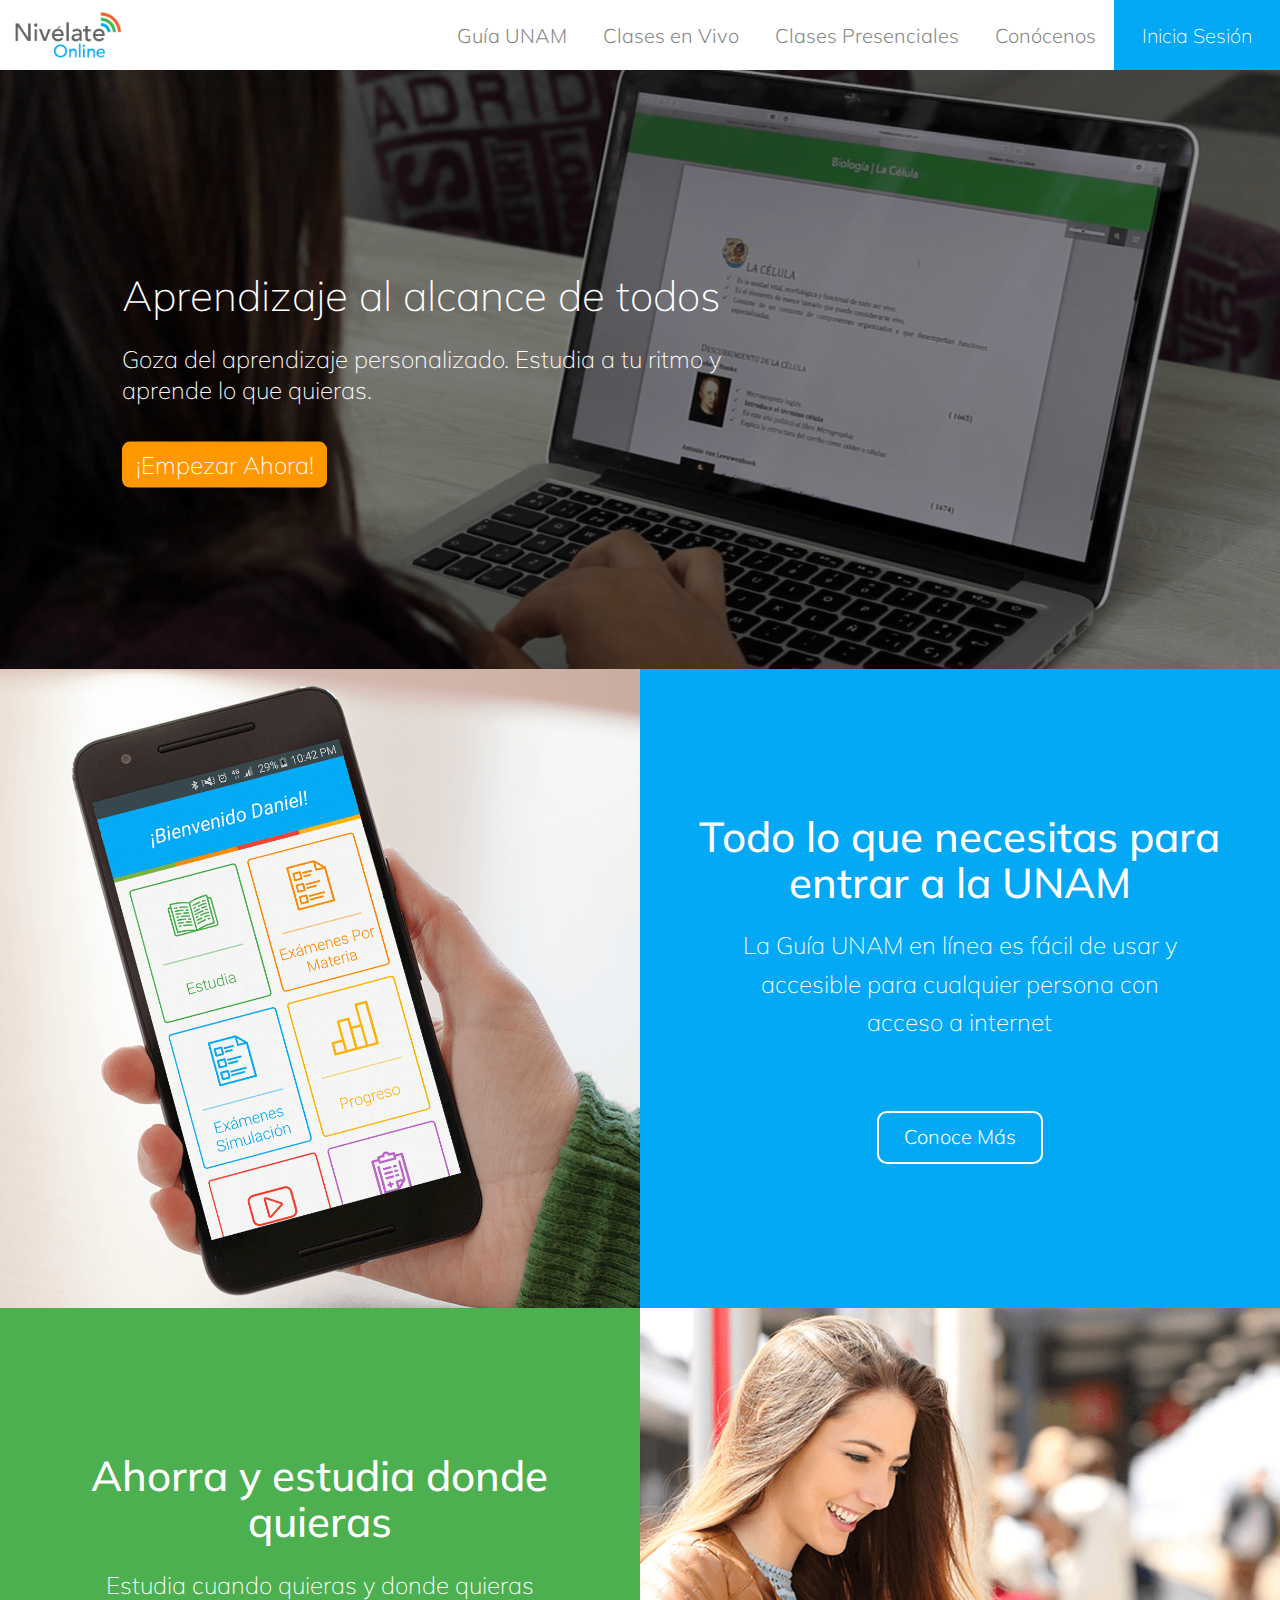
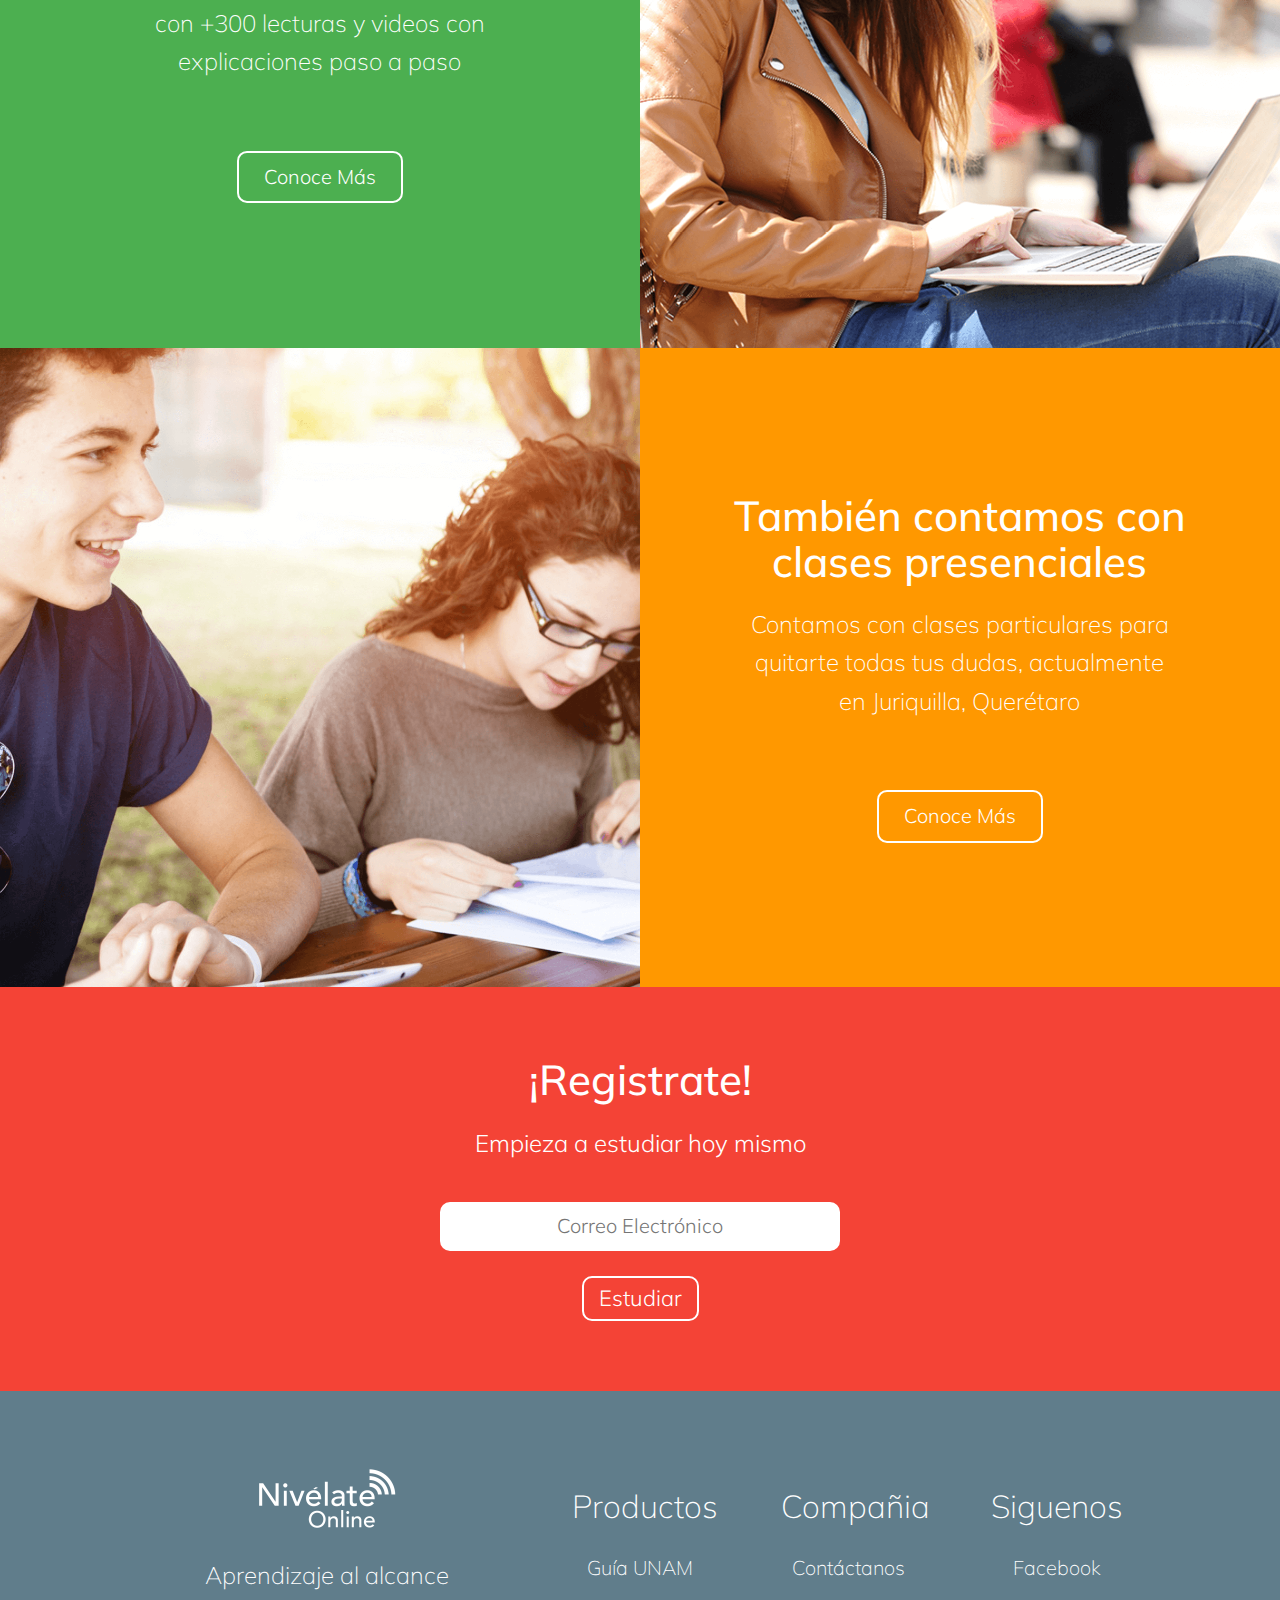
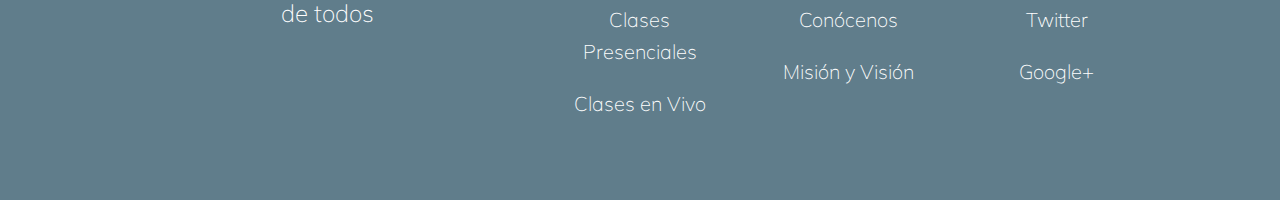
<file: index.html>
<!DOCTYPE html>
<html>
<head>
	<meta charset="UTF-8">
    <meta name="viewport" content="width=device-width, initial-scale=1, maximum-scale=1, user-scalable=no">
	<link rel="stylesheet" type="text/css" href="https://maxcdn.bootstrapcdn.com/bootstrap/3.3.6/css/bootstrap.min.css">
    <link href='https://fonts.googleapis.com/css?family=Muli' rel='stylesheet' type='text/css'>
	<link rel="stylesheet" type="text/css" href="index.css">
    <link rel="stylesheet" href="responsive-nav.css">
    <link rel="stylesheet" href="menu.css">
    <link rel="stylesheet" href="footer.css">
	<title>Nivélate Online | Inicio</title>
    <link rel="apple-touch-icon" sizes="57x57" href="/apple-icon-57x57.png">
    <link rel="apple-touch-icon" sizes="60x60" href="/apple-icon-60x60.png">
    <link rel="apple-touch-icon" sizes="72x72" href="/apple-icon-72x72.png">
    <link rel="apple-touch-icon" sizes="76x76" href="/apple-icon-76x76.png">
    <link rel="apple-touch-icon" sizes="114x114" href="/apple-icon-114x114.png">
    <link rel="apple-touch-icon" sizes="120x120" href="/apple-icon-120x120.png">
    <link rel="apple-touch-icon" sizes="144x144" href="/apple-icon-144x144.png">
    <link rel="apple-touch-icon" sizes="152x152" href="/apple-icon-152x152.png">
    <link rel="apple-touch-icon" sizes="180x180" href="/apple-icon-180x180.png">
    <link rel="icon" type="image/png" sizes="192x192"  href="/android-icon-192x192.png">
    <link rel="icon" type="image/png" sizes="32x32" href="/favicon-32x32.png">
    <link rel="icon" type="image/png" sizes="96x96" href="/favicon-96x96.png">
    <link rel="icon" type="image/png" sizes="16x16" href="/favicon-16x16.png">
    <link rel="manifest" href="/manifest.json">
    <meta name="msapplication-TileColor" content="#ffffff">
    <meta name="msapplication-TileImage" content="/ms-icon-144x144.png">
    <meta name="theme-color" content="#ffffff">
</head>
<body>
	<div class="mobileMenu">
        <img src="img/menu.png" class="img-responsive menu-mobile-nav" onclick="nav.toggle();">
		<img src="img/logo.png" class="img-responsive logo-mobile-nav">
        <nav class="nav-collapse">
          <ul>
            <li class="nav-item-m"><a href="guiaunam.html" class="nav-text-m">Guía UNAM</a></li>
            <li class="nav-item-m"><a href="clases-v.html" class="nav-text-m">Clases en Vivo</a></li>
            <li class="nav-item-m"><a href="#" class="nav-text-m">Clases Presenciales</a></li>
            <li class="nav-item-m"><a href="#" class="nav-text-m">Conócenos</a></li>
            <li class="nav-item-m nav-item-m-sesion"><a href="#" class="nav-text-m nav-text-m-sesion">Inicia Sesión</a></li>
          </ul>
        </nav>
	</div>
	<div class="row desktopMenu fix">
        <div class="logo-div">
            <img src="img/logo.png" class="img-responsive logo-nav">    
        </div>
        <div class="menu-items-div">
            <a href="guiaunam.html"class="nav-item-inicia nav-text-inicia">Inicia Sesión</a>
        	<a href="guiaunam.html"class="nav-item nav-text">Conócenos</a>
            <a href="guiaunam.html"class="nav-item nav-text">Clases Presenciales</a>
            <a href="clases-v.html"class="nav-item nav-text">Clases en Vivo</a>
            <a href="guiaunam.html" class="nav-item nav-text">Guía UNAM</a>
        </div>
	</div>
    <div class="container-fluid">
        <div class="row">
            <div class="col-xs-12 fix-video">
                <video autoplay loop poster="img/cover.png" id="bgvid">
                    <source src="vid/cover.mp4" type="video/mp4">
                </video>
            </div>
            <div class="cover-div">
                <div class="cover-container">
                    <h1 class="cover-titulo">Aprendizaje al alcance de todos</h1>
                    <h1 class="cover-texto">Goza del aprendizaje personalizado. Estudia a tu ritmo y aprende lo que quieras.</h1>
                    <button class="cover-btn">¡Empezar Ahora!</button>
                </div>
            </div>
        </div>
        <div class="row first-div">
            <div class="col-sm-6 fix" style="background-color: #FFF;">
                <img src="img/screen_1.png" class="img-responsive screen-img-1">
            </div>
            <div class="col-sm-6 fondo-azul fix">
                <div class="cover-container">
                    <h1 class="titulo texto-blanco">Todo lo que necesitas para entrar a la UNAM</h1>
                    <h1 class="texto texto-blanco">La Guía UNAM en línea es fácil de usar y accesible para cualquier persona con acceso a internet</h1>
                    <button class="conoce">Conoce Más</button>
                </div>
            </div>
        </div>
        <div class="row first-div">
            <div class="col-sm-6 fix" id="ndRowImg">
                <img src="img/screen_2.png" class="img-responsive screen-img-1">
            </div>
            <div class="col-sm-6 fondo-verde fix" id="ndRowTxt">
                <div class="cover-container">
                    <h1 class="titulo texto-blanco">Ahorra y estudia donde quieras</h1>
                    <h1 class="texto texto-blanco">Estudia cuando quieras y donde quieras con +300 lecturas y videos con explicaciones paso a paso</h1>
                    <button class="conoce">Conoce Más</button>
                </div>
            </div>
        </div>
        <div class="row first-div">
            <div class="col-sm-6 fix" style="background-color: #FFF;">
                <img src="img/screen_3.png" class="img-responsive screen-img-1">
            </div>
            <div class="col-sm-6 fondo-naranja fix">
                <div class="cover-container">
                    <h1 class="titulo texto-blanco">También contamos con clases presenciales</h1>
                    <h1 class="texto texto-blanco">Contamos con clases particulares para quitarte todas tus dudas, actualmente en Juriquilla, Querétaro</h1>
                    <button class="conoce">Conoce Más</button>
                </div>
            </div>
        </div>
        <div class="row">
            <div class="col-lg-12 registro">
                <h1 class="titulo texto-blanco titulo-registro">¡Registrate!</h1>
                <h1 class="texto texto-blanco txt-registro">Empieza a estudiar hoy mismo</h1>
                <div style="text-align: center; margin: 0 auto; width: 100%;">
                    <form style="display: inline-block; width: 100%;">
                    <div style="width: 100%; margin-bottom: 25px;">
                        <input type="email" placeholder="Correo Electrónico" autocomplete="off" autocorrect="off" autocapitalize="off" spellcheck="false" class="text-input"></input>
                    </div>
                    <input type="submit" class="submit-btn" value="Estudiar" style="margin-bottom: 70px;"></input>
                </form>
                </div>
            </div>
        </div>
        <div class="row footer">
            <div class="col-sm-12">
                <div class="col-md-1"></div>
            <div class="col-md-4 footer-logo-div">
                <img src="img/logo-blanco.png" class="img-responsive footer-logo">
                <h1 class="texto texto-blanco">Aprendizaje al alcance</br> de todos</h1>
            </div>
            <div class="col-md-2 col-sm-4">
                <h1 class="texto texto-blanco big-txt">Productos</h1>
                <h1 class="texto texto-blanco small-txt">Guía UNAM</h1>
                <h1 class="texto texto-blanco small-txt">Clases Presenciales</h1>
                <h1 class="texto texto-blanco small-txt">Clases en Vivo</h1>
            </div>
            <div class="col-md-2 col-sm-4">
                <h1 class="texto texto-blanco big-txt">Compañia</h1>
                <h1 class="texto texto-blanco small-txt">Contáctanos</h1>
                <h1 class="texto texto-blanco small-txt">Conócenos</h1>
                <h1 class="texto texto-blanco small-txt">Misión y Visión</h1>
            </div>
            <div class="col-md-2 col-sm-4">
                <h1 class="texto texto-blanco big-txt">Siguenos</h1>
                <h1 class="texto texto-blanco small-txt">Facebook</h1>
                <h1 class="texto texto-blanco small-txt">Twitter</h1>
                <h1 class="texto texto-blanco small-txt">Google+</h1>
            </div>
            <div class="col-md-1"></div>
            </div>
        </div>
    </div>

<script type="text/javascript" src="https://code.jquery.com/jquery-2.2.3.min.js"></script>
<script type="text/javascript" src="https://maxcdn.bootstrapcdn.com/bootstrap/3.3.6/js/bootstrap.min.js"></script>
<script src="responsive-nav.min.js"></script>
<script>var nav = responsiveNav(".nav-collapse");</script>

</body>
</html>
</file>
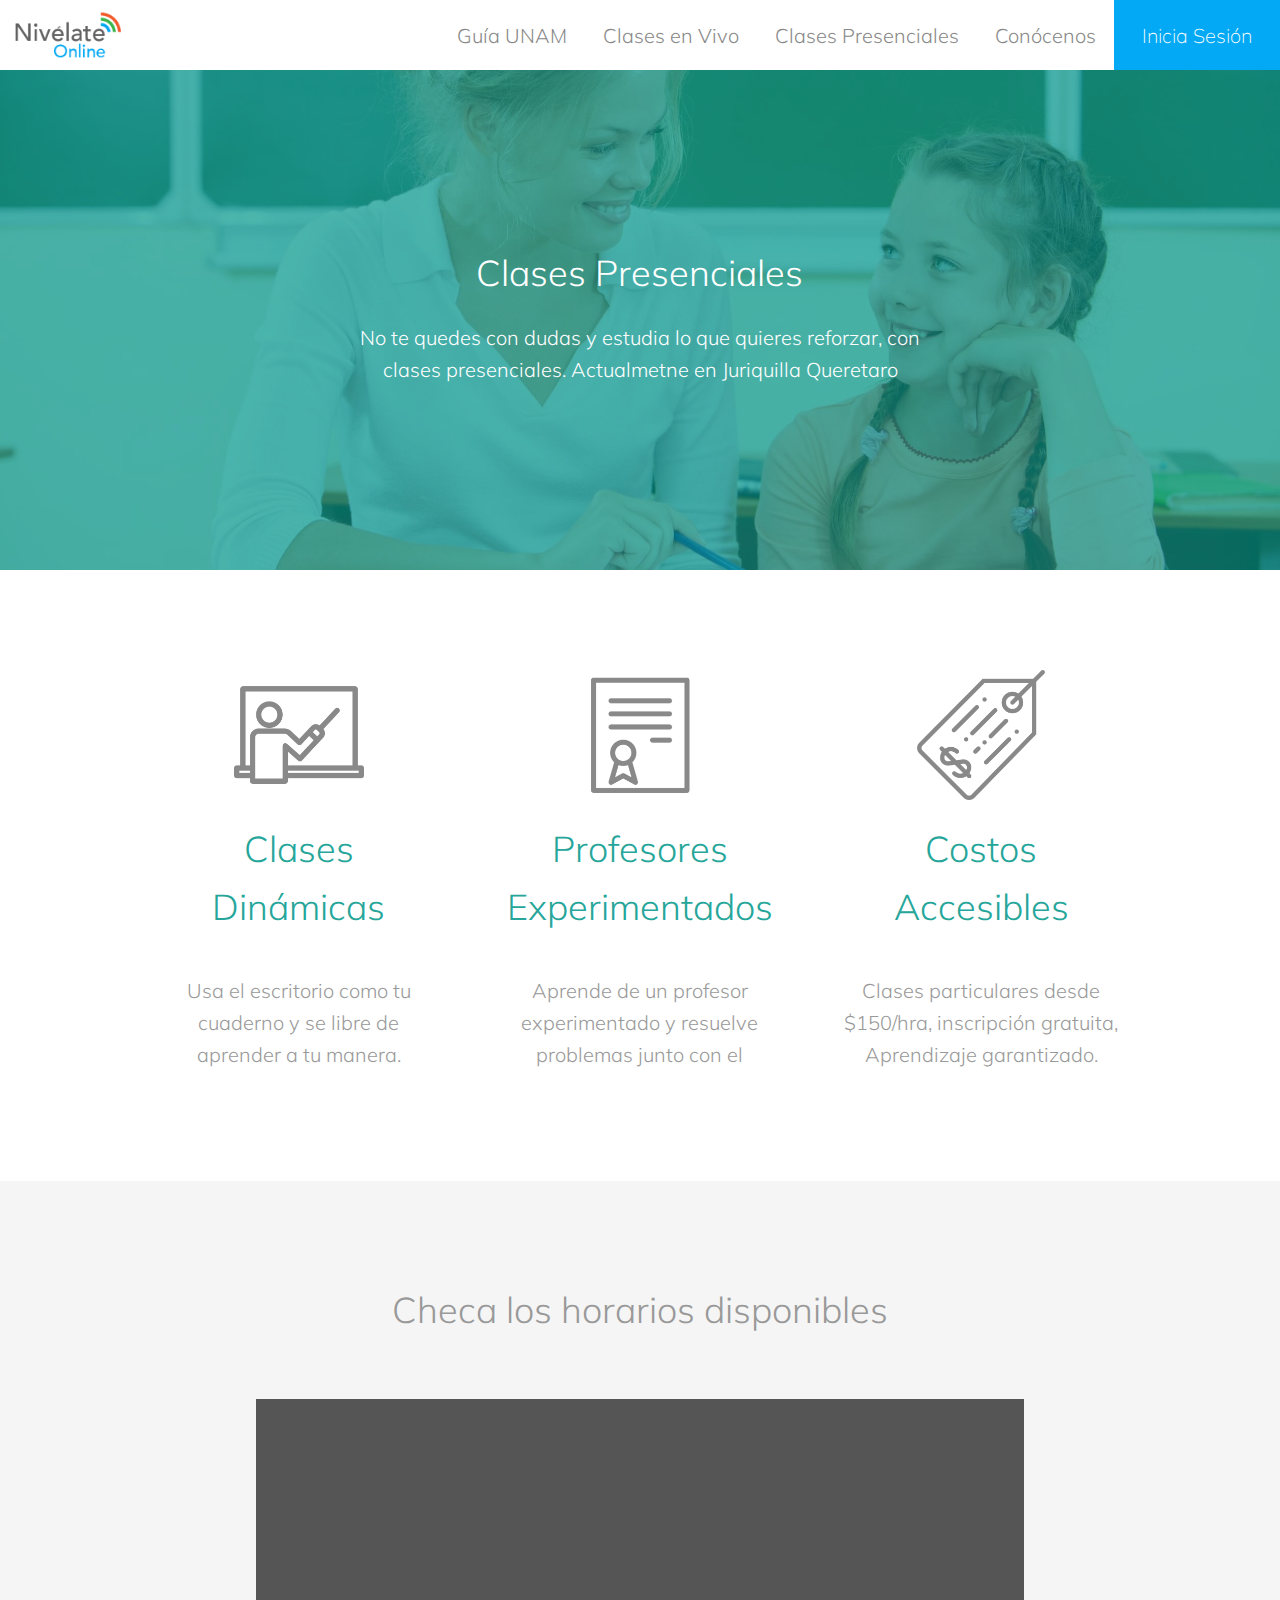
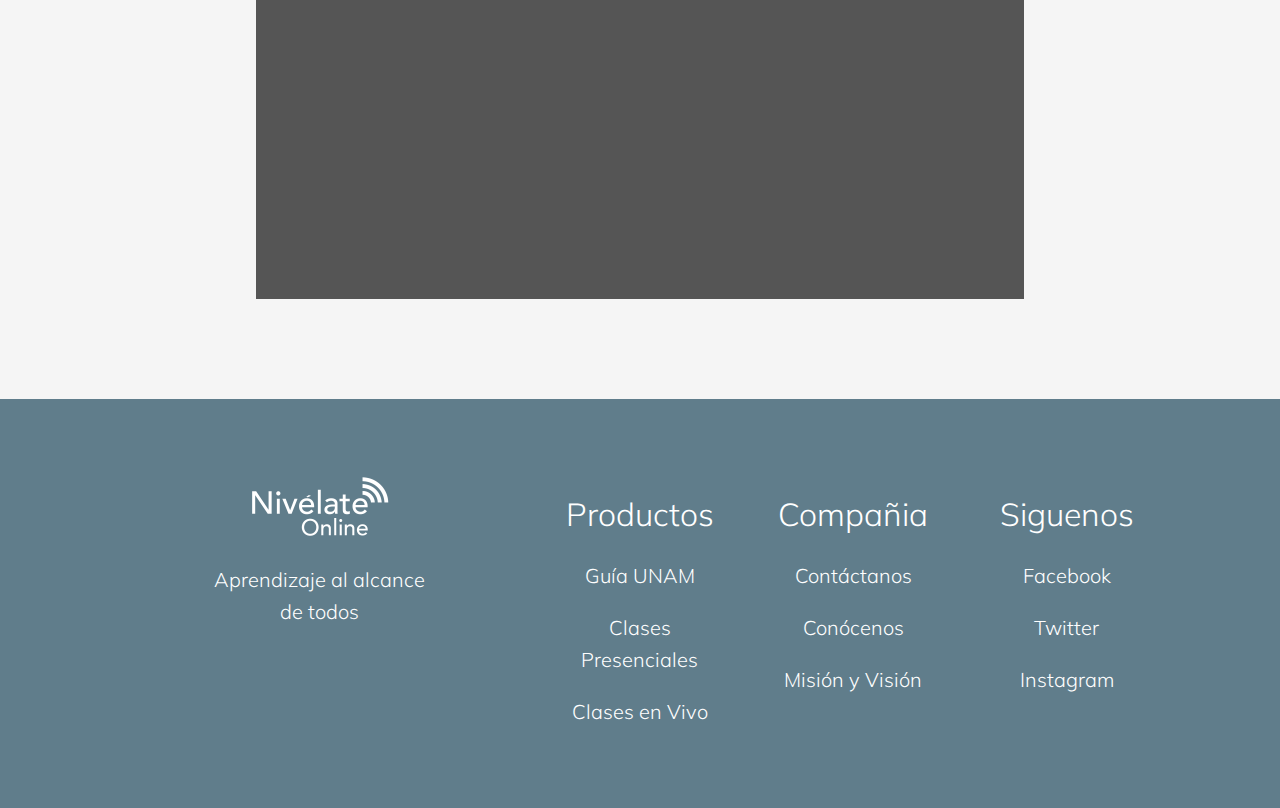
<file: clases-p.html>
<!DOCTYPE html>
<html>
<head>
<meta charset="UTF-8">
    <meta name="viewport" content="width=device-width, initial-scale=1, maximum-scale=1, user-scalable=no">
	<link rel="stylesheet" type="text/css" href="https://maxcdn.bootstrapcdn.com/bootstrap/3.3.6/css/bootstrap.min.css">
    <link href='https://fonts.googleapis.com/css?family=Muli' rel='stylesheet' type='text/css'>
	<link rel="stylesheet" type="text/css" href="clases-p.css">
    <link rel="stylesheet" href="responsive-nav.css">
    <link rel="stylesheet" href="menu.css">
    <link rel="stylesheet" href="footer.css">
	<title>Nivelate Online | Clases Presenciales</title>
	<link rel="apple-touch-icon" sizes="57x57" href="/apple-icon-57x57.png">
    <link rel="apple-touch-icon" sizes="60x60" href="/apple-icon-60x60.png">
    <link rel="apple-touch-icon" sizes="72x72" href="/apple-icon-72x72.png">
    <link rel="apple-touch-icon" sizes="76x76" href="/apple-icon-76x76.png">
    <link rel="apple-touch-icon" sizes="114x114" href="/apple-icon-114x114.png">
    <link rel="apple-touch-icon" sizes="120x120" href="/apple-icon-120x120.png">
    <link rel="apple-touch-icon" sizes="144x144" href="/apple-icon-144x144.png">
    <link rel="apple-touch-icon" sizes="152x152" href="/apple-icon-152x152.png">
    <link rel="apple-touch-icon" sizes="180x180" href="/apple-icon-180x180.png">
    <link rel="icon" type="image/png" sizes="192x192"  href="/android-icon-192x192.png">
    <link rel="icon" type="image/png" sizes="32x32" href="/favicon-32x32.png">
    <link rel="icon" type="image/png" sizes="96x96" href="/favicon-96x96.png">
    <link rel="icon" type="image/png" sizes="16x16" href="/favicon-16x16.png">
    <link rel="manifest" href="/manifest.json">
    <meta name="msapplication-TileColor" content="#ffffff">
    <meta name="msapplication-TileImage" content="/ms-icon-144x144.png">
    <meta name="theme-color" content="#ffffff">
</head>
<body>
	<div class="mobileMenu">
        <img src="img/menu.png" class="img-responsive menu-mobile-nav" onclick="nav.toggle();">
        <a href="index.html"><img src="img/logo.png" class="img-responsive logo-mobile-nav"></a>
        <nav class="nav-collapse">
          <ul>
            <li class="nav-item-m"><a href="guiaunam.html" class="nav-text-m">Guía UNAM</a></li>
            <li class="nav-item-m"><a href="clases-v.html" class="nav-text-m">Clases en Vivo</a></li>
            <li class="nav-item-m"><a href="clases-p.html" class="nav-text-m">Clases Presenciales</a></li>
            <li class="nav-item-m"><a href="conocenos.html" class="nav-text-m">Conócenos</a></li>
            <li class="nav-item-m nav-item-m-sesion"><a href="inicia sesion.html" class="nav-text-m nav-text-m-sesion">Inicia Sesión</a></li>
          </ul>
        </nav>
    </div>
    <div class="desktopMenu">
        <div class="logo-div">
            <a href="index.html"><img src="img/logo.png" class="img-responsive logo-nav"></a>
        </div>
        <div class="menu-items-div">
            <a href="inicia sesion.html"class="nav-item-inicia nav-text-inicia">Inicia Sesión</a>
            <a href="conocenos.html"class="nav-item nav-text">Conócenos</a>
            <a href="clases-p.html"class="nav-item nav-text">Clases Presenciales</a>
            <a href="clases-v.html"class="nav-item nav-text">Clases en Vivo</a>
            <a href="guiaunam.html" class="nav-item nav-text">Guía UNAM</a>
        </div>
    </div>
	<div class="row fix-row">
        <div class="cover-img">
            <div class="col-lg-12 cover-color">
                <div class="col-lg-12 cover-content">
                    <h1 class="titulo wt">Clases Presenciales</h1>
                    <h1 class="cover-txt texto wt">No te quedes con dudas y estudia lo que quieres reforzar, con clases presenciales. Actualmetne en Juriquilla Queretaro</h1>
                </div>
            </div>
        </div>
	</div>
	<div class="row col-row fix-row">
		<div class="center-block max-w">
			<div class="col-md-4">
				<img src="img/master.png" class="img-relative center-block col-img">
				<h1 class="titulo naranja center-block col-t">Clases </br>Dinámicas</h1>
				<h1 class="texto col-top center-block">Usa el escritorio como tu cuaderno y se libre de aprender a tu manera.</h1>
			</div>
			<div class="col-md-4">
				<img src="img/diploma.png" class="img-relative center-block col-img">
				<h1 class="titulo naranja col-t center-block">Profesores Experimentados</h1>
				<h1 class="texto col-top center-block">Aprende de un profesor experimentado y resuelve problemas junto con el</h1>
			</div>
			<div class="col-md-4">
				<img src="img/precio.png" class="img-relative center-block col-img">
				<h1 class="titulo naranja col-t center-block">Costos Accesibles</h1>
				<h1 class="texto col-top center-block">Clases particulares desde $150/hra, inscripción gratuita, Aprendizaje garantizado.</h1>
			</div>
		</div>
	</div>
    <div class="row fix-row col-row grey">
        <h1 class="titulo cal-t">Checa los horarios disponibles</h1>
        <div class="calendario">
            
        </div>
    </div>
	<div class="row footer">
            <div class="col-sm-12">
                <div class="col-md-1"></div>
            <div class="col-md-4 footer-logo-div">
                <img src="img/logo-blanco.png" class="img-responsive footer-logo">
                <h1 class="texto wt center-block">Aprendizaje al alcance</br> de todos</h1>
            </div>
            <div class="col-md-2 col-sm-4">
                <h1 class="texto wt big-txt center-block">Productos</h1>
                <a href="guiaunam.html"><h1 class="texto wt small-txt center-block">Guía UNAM</h1></a>
                <a href="clases-p.html"><h1 class="texto wt small-txt center-block">Clases Presenciales</h1></a>
                <a href="clases-v.html"><h1 class="texto wt small-txt center-block">Clases en Vivo</h1></a>
            </div>
            <div class="col-md-2 col-sm-4">
                <h1 class="texto wt big-txt center-block">Compañia</h1>
                <a href="conocenos.html"><h1 class="texto wt small-txt center-block">Contáctanos</h1></a>
                <a href="conocenos.html"><h1 class="texto wt small-txt center-block">Conócenos</h1></a>
                <a href="conocenos.html"><h1 class="texto wt small-txt center-block">Misión y Visión</h1></a>
            </div>
            <div class="col-md-2 col-sm-4">
                <h1 class="texto wt big-txt center-block">Siguenos</h1>
                <a href="https://www.facebook.com/cursoingresounam/?ref=aymt_homepage_panel"><h1 class="texto wt small-txt center-block">Facebook</h1>
                <h1 class="texto wt small-txt center-block">Twitter</h1>
                <h1 class="texto wt small-txt center-block">Instagram</h1></a>
            </div>
                <div class="col-md-1"></div>
            </div>
        </div>

<script type="text/javascript" src="https://code.jquery.com/jquery-2.2.3.min.js"></script>
<script type="text/javascript" src="https://maxcdn.bootstrapcdn.com/bootstrap/3.3.6/js/bootstrap.min.js"></script>
<script src="responsive-nav.min.js"></script>
<script>var nav = responsiveNav(".nav-collapse");</script>

</body>
</html>
</file>
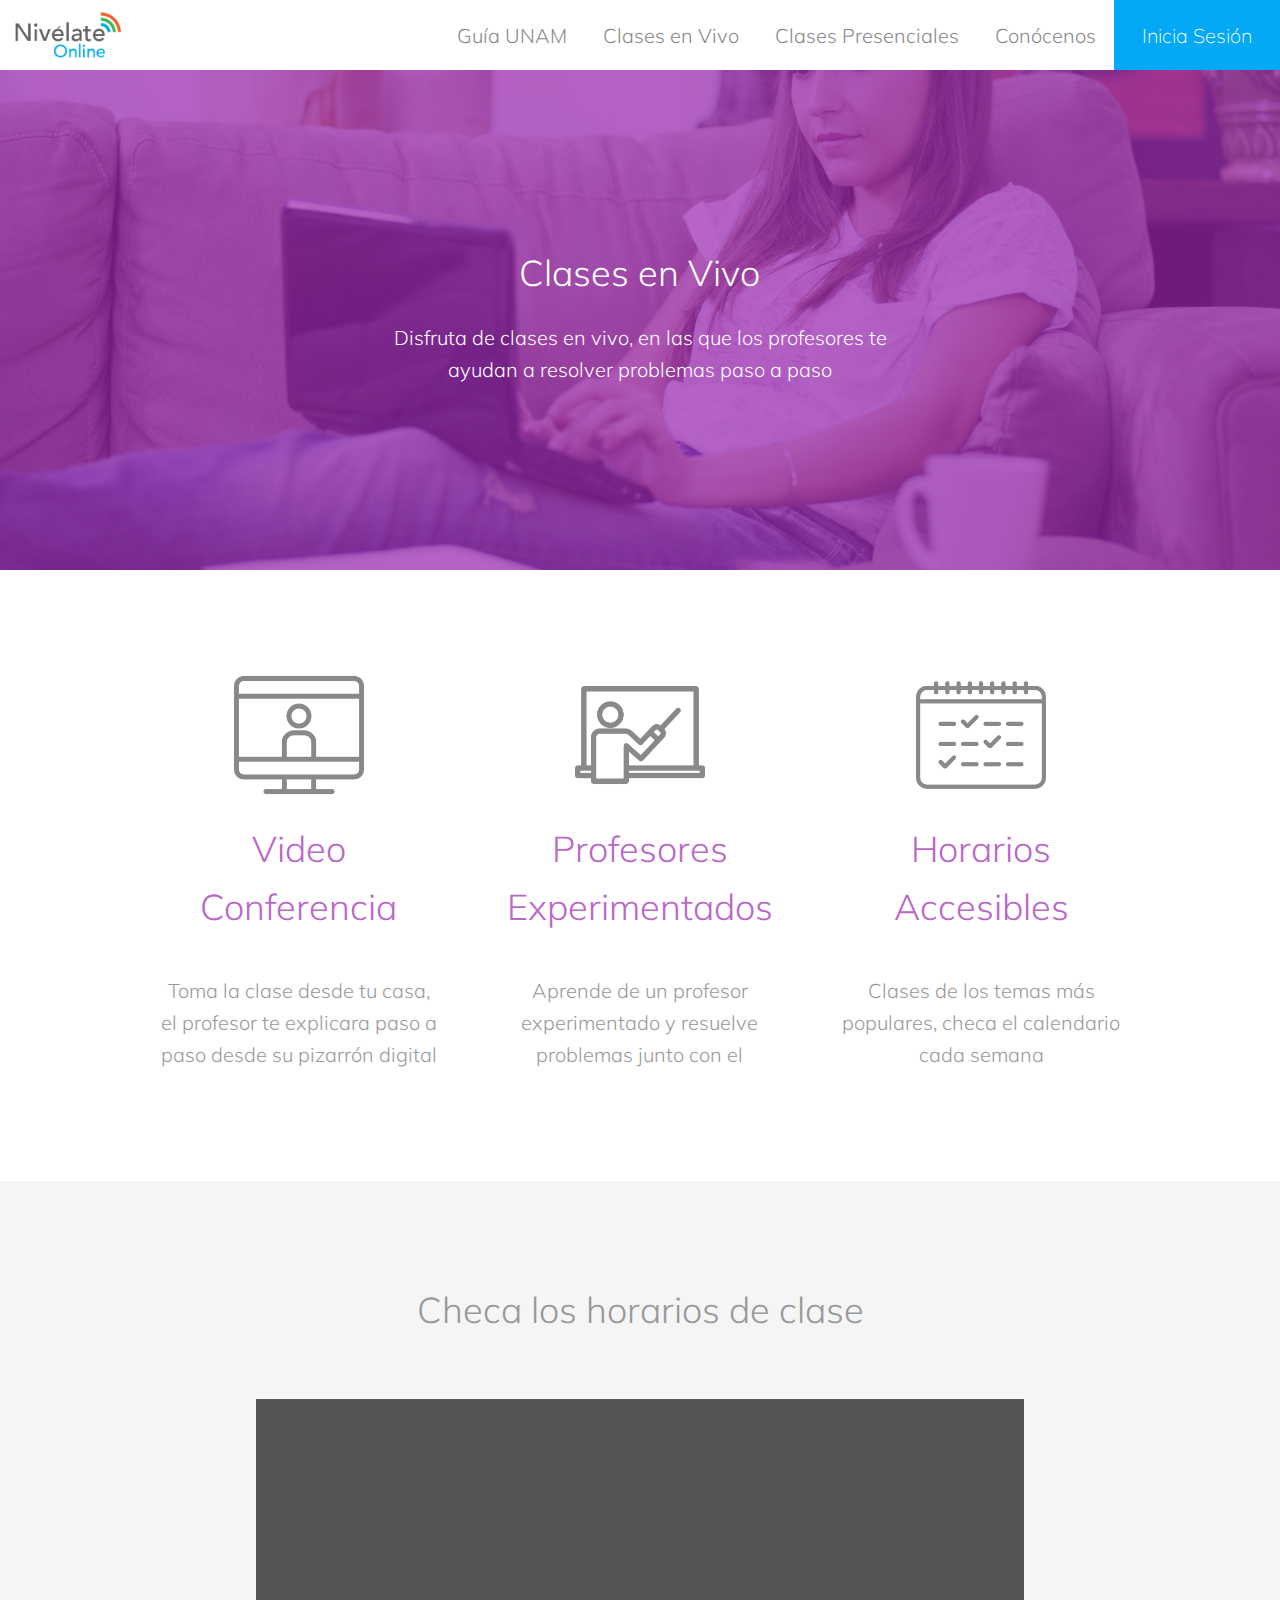
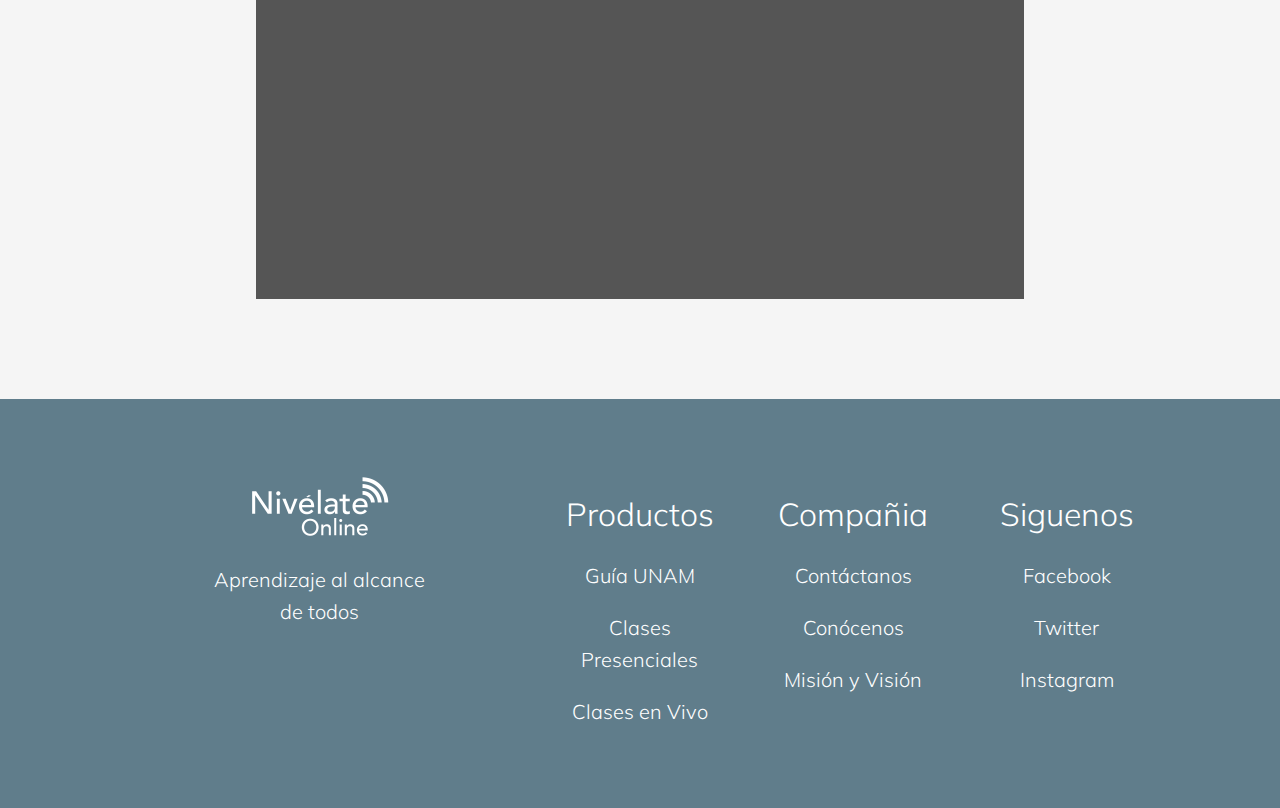
<file: clases-v.html>
<!DOCTYPE html>
<html>
<head>
<meta charset="UTF-8">
    <meta name="viewport" content="width=device-width, initial-scale=1, maximum-scale=1, user-scalable=no">
	<link rel="stylesheet" type="text/css" href="https://maxcdn.bootstrapcdn.com/bootstrap/3.3.6/css/bootstrap.min.css">
    <link href='https://fonts.googleapis.com/css?family=Muli' rel='stylesheet' type='text/css'>
	<link rel="stylesheet" type="text/css" href="clases-v.css">
    <link rel="stylesheet" href="responsive-nav.css">
    <link rel="stylesheet" href="menu.css">
    <link rel="stylesheet" href="footer.css">
	<title>Nivelate Online | Clases en Vivo</title>
	<link rel="apple-touch-icon" sizes="57x57" href="/apple-icon-57x57.png">
    <link rel="apple-touch-icon" sizes="60x60" href="/apple-icon-60x60.png">
    <link rel="apple-touch-icon" sizes="72x72" href="/apple-icon-72x72.png">
    <link rel="apple-touch-icon" sizes="76x76" href="/apple-icon-76x76.png">
    <link rel="apple-touch-icon" sizes="114x114" href="/apple-icon-114x114.png">
    <link rel="apple-touch-icon" sizes="120x120" href="/apple-icon-120x120.png">
    <link rel="apple-touch-icon" sizes="144x144" href="/apple-icon-144x144.png">
    <link rel="apple-touch-icon" sizes="152x152" href="/apple-icon-152x152.png">
    <link rel="apple-touch-icon" sizes="180x180" href="/apple-icon-180x180.png">
    <link rel="icon" type="image/png" sizes="192x192"  href="/android-icon-192x192.png">
    <link rel="icon" type="image/png" sizes="32x32" href="/favicon-32x32.png">
    <link rel="icon" type="image/png" sizes="96x96" href="/favicon-96x96.png">
    <link rel="icon" type="image/png" sizes="16x16" href="/favicon-16x16.png">
    <link rel="manifest" href="/manifest.json">
    <meta name="msapplication-TileColor" content="#ffffff">
    <meta name="msapplication-TileImage" content="/ms-icon-144x144.png">
    <meta name="theme-color" content="#ffffff">
</head>
<body>
	<div class="mobileMenu">
        <img src="img/menu.png" class="img-responsive menu-mobile-nav" onclick="nav.toggle();">
        <a href="index.html"><img src="img/logo.png" class="img-responsive logo-mobile-nav"></a>
        <nav class="nav-collapse">
          <ul>
            <li class="nav-item-m"><a href="guiaunam.html" class="nav-text-m">Guía UNAM</a></li>
            <li class="nav-item-m"><a href="clases-v.html" class="nav-text-m">Clases en Vivo</a></li>
            <li class="nav-item-m"><a href="clases-p.html" class="nav-text-m">Clases Presenciales</a></li>
            <li class="nav-item-m"><a href="conocenos.html" class="nav-text-m">Conócenos</a></li>
            <li class="nav-item-m nav-item-m-sesion"><a href="inicia sesion.html" class="nav-text-m nav-text-m-sesion">Inicia Sesión</a></li>
          </ul>
        </nav>
    </div>
    <div class="desktopMenu">
        <div class="logo-div">
            <a href="index.html"><img src="img/logo.png" class="img-responsive logo-nav"></a>
        </div>
        <div class="menu-items-div">
            <a href="inicia sesion.html"class="nav-item-inicia nav-text-inicia">Inicia Sesión</a>
            <a href="conocenos.html"class="nav-item nav-text">Conócenos</a>
            <a href="clases-p.html"class="nav-item nav-text">Clases Presenciales</a>
            <a href="clases-v.html"class="nav-item nav-text">Clases en Vivo</a>
            <a href="guiaunam.html" class="nav-item nav-text">Guía UNAM</a>
        </div>
    </div>
	<div class="row fix-row">
        <div class="cover-img">
            <div class="col-lg-12 cover-color">
                <div class="col-lg-12 cover-content">
                    <h1 class="titulo wt">Clases en Vivo</h1>
                    <h1 class="cover-txt texto wt">Disfruta de clases en vivo, en las que los profesores te ayudan a resolver problemas paso a paso</h1>
                </div>
            </div>
        </div>
	</div>
	<div class="row col-row fix-row">
		<div class="center-block max-w">
			<div class="col-md-4">
				<img src="img/conferencia.png" class="img-relative center-block col-img">
				<h1 class="titulo naranja center-block col-t">Video Conferencia</h1>
				<h1 class="texto col-top center-block">Toma la clase desde tu casa, el profesor te explicara paso a paso desde su pizarrón digital</h1>
			</div>
			<div class="col-md-4">
				<img src="img/master.png" class="img-relative center-block col-img">
				<h1 class="titulo naranja col-t center-block">Profesores Experimentados</h1>
				<h1 class="texto col-top center-block">Aprende de un profesor experimentado y resuelve problemas junto con el</h1>
			</div>
			<div class="col-md-4">
				<img src="img/horarios.png" class="img-relative center-block col-img">
				<h1 class="titulo naranja col-t center-block">Horarios Accesibles</h1>
				<h1 class="texto col-top center-block">Clases de los temas más populares, checa el calendario cada semana</h1>
			</div>
		</div>
	</div>
    <div class="row fix-row col-row grey">
        <h1 class="titulo cal-t">Checa los horarios de clase</h1>
        <div class="calendario">
            
        </div>
    </div>
	<div class="row footer">
            <div class="col-sm-12">
                <div class="col-md-1"></div>
            <div class="col-md-4 footer-logo-div">
                <img src="img/logo-blanco.png" class="img-responsive footer-logo">
                <h1 class="texto wt center-block">Aprendizaje al alcance</br> de todos</h1>
            </div>
            <div class="col-md-2 col-sm-4">
                <h1 class="texto wt big-txt center-block">Productos</h1>
                <a href="guiaunam.html"><h1 class="texto wt small-txt center-block">Guía UNAM</h1></a>
                <a href="clases-p.html"><h1 class="texto wt small-txt center-block">Clases Presenciales</h1></a>
                <a href="clases-v.html"><h1 class="texto wt small-txt center-block">Clases en Vivo</h1></a>
            </div>
            <div class="col-md-2 col-sm-4">
                <h1 class="texto wt big-txt center-block">Compañia</h1>
                <a href="conocenos.html"><h1 class="texto wt small-txt center-block">Contáctanos</h1></a>
                <a href="conocenos.html"><h1 class="texto wt small-txt center-block">Conócenos</h1></a>
                <a href="conocenos.html"><h1 class="texto wt small-txt center-block">Misión y Visión</h1></a>
            </div>
            <div class="col-md-2 col-sm-4">
                <h1 class="texto wt big-txt center-block">Siguenos</h1>
                <a href="https://www.facebook.com/cursoingresounam/?ref=aymt_homepage_panel"><h1 class="texto wt small-txt center-block">Facebook</h1>
                <h1 class="texto wt small-txt center-block">Twitter</h1>
                <h1 class="texto wt small-txt center-block">Instagram</h1></a>
            </div>
                <div class="col-md-1"></div>
            </div>
        </div>

<script type="text/javascript" src="https://code.jquery.com/jquery-2.2.3.min.js"></script>
<script type="text/javascript" src="https://maxcdn.bootstrapcdn.com/bootstrap/3.3.6/js/bootstrap.min.js"></script>
<script src="responsive-nav.min.js"></script>
<script>var nav = responsiveNav(".nav-collapse");</script>

</body>
</html>
</file>
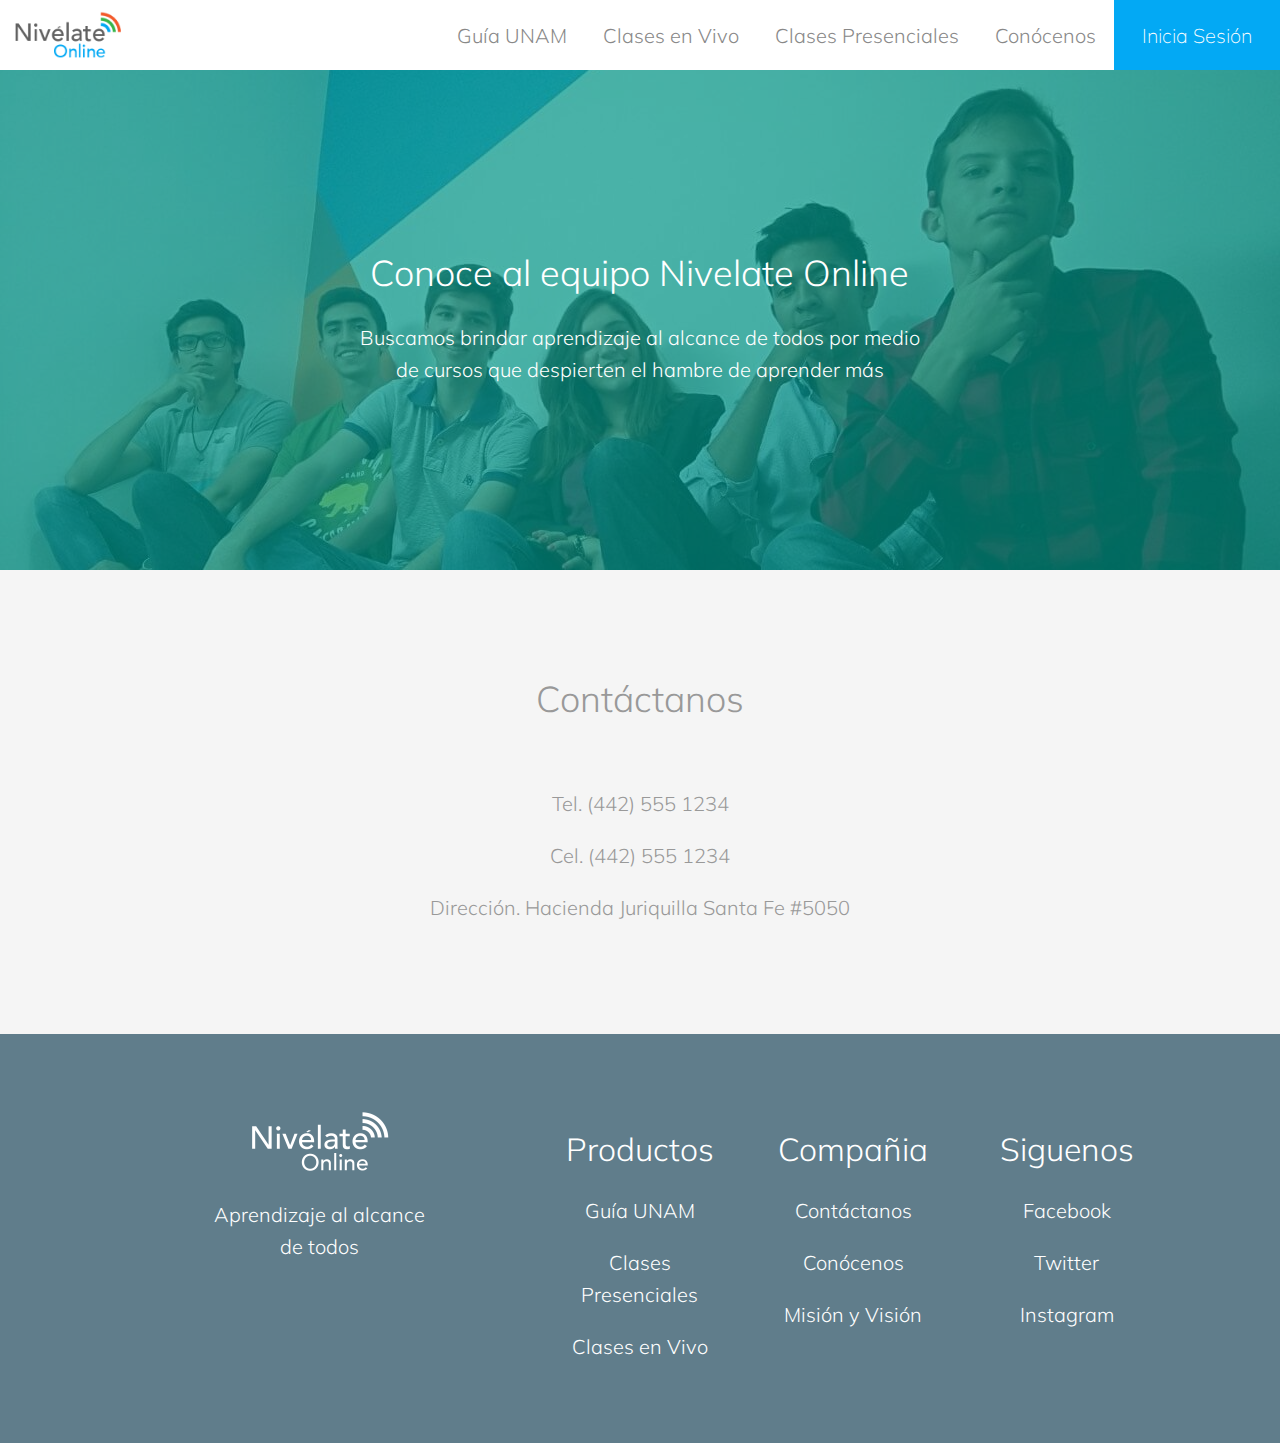
<file: conocenos.html>
<!DOCTYPE html>
<html>
<head>
<meta charset="UTF-8">
    <meta name="viewport" content="width=device-width, initial-scale=1, maximum-scale=1, user-scalable=no">
	<link rel="stylesheet" type="text/css" href="https://maxcdn.bootstrapcdn.com/bootstrap/3.3.6/css/bootstrap.min.css">
    <link href='https://fonts.googleapis.com/css?family=Muli' rel='stylesheet' type='text/css'>
	<link rel="stylesheet" type="text/css" href="conocenos.css">
    <link rel="stylesheet" href="responsive-nav.css">
    <link rel="stylesheet" href="menu.css">
    <link rel="stylesheet" href="footer.css">
	<title>Nivelate Online | Conócenos</title>
	<link rel="apple-touch-icon" sizes="57x57" href="/apple-icon-57x57.png">
    <link rel="apple-touch-icon" sizes="60x60" href="/apple-icon-60x60.png">
    <link rel="apple-touch-icon" sizes="72x72" href="/apple-icon-72x72.png">
    <link rel="apple-touch-icon" sizes="76x76" href="/apple-icon-76x76.png">
    <link rel="apple-touch-icon" sizes="114x114" href="/apple-icon-114x114.png">
    <link rel="apple-touch-icon" sizes="120x120" href="/apple-icon-120x120.png">
    <link rel="apple-touch-icon" sizes="144x144" href="/apple-icon-144x144.png">
    <link rel="apple-touch-icon" sizes="152x152" href="/apple-icon-152x152.png">
    <link rel="apple-touch-icon" sizes="180x180" href="/apple-icon-180x180.png">
    <link rel="icon" type="image/png" sizes="192x192"  href="/android-icon-192x192.png">
    <link rel="icon" type="image/png" sizes="32x32" href="/favicon-32x32.png">
    <link rel="icon" type="image/png" sizes="96x96" href="/favicon-96x96.png">
    <link rel="icon" type="image/png" sizes="16x16" href="/favicon-16x16.png">
    <link rel="manifest" href="/manifest.json">
    <meta name="msapplication-TileColor" content="#ffffff">
    <meta name="msapplication-TileImage" content="/ms-icon-144x144.png">
    <meta name="theme-color" content="#ffffff">
</head>
<body>
	<div class="mobileMenu">
        <img src="img/menu.png" class="img-responsive menu-mobile-nav" onclick="nav.toggle();">
        <a href="index.html"><img src="img/logo.png" class="img-responsive logo-mobile-nav"></a>
        <nav class="nav-collapse">
          <ul>
            <li class="nav-item-m"><a href="guiaunam.html" class="nav-text-m">Guía UNAM</a></li>
            <li class="nav-item-m"><a href="clases-v.html" class="nav-text-m">Clases en Vivo</a></li>
            <li class="nav-item-m"><a href="clases-p.html" class="nav-text-m">Clases Presenciales</a></li>
            <li class="nav-item-m"><a href="conocenos.html" class="nav-text-m">Conócenos</a></li>
            <li class="nav-item-m nav-item-m-sesion"><a href="inicia sesion.html" class="nav-text-m nav-text-m-sesion">Inicia Sesión</a></li>
          </ul>
        </nav>
    </div>
    <div class="desktopMenu">
        <div class="logo-div">
            <a href="index.html"><img src="img/logo.png" class="img-responsive logo-nav"></a>
        </div>
        <div class="menu-items-div">
            <a href="inicia sesion.html"class="nav-item-inicia nav-text-inicia">Inicia Sesión</a>
            <a href="conocenos.html"class="nav-item nav-text">Conócenos</a>
            <a href="clases-p.html"class="nav-item nav-text">Clases Presenciales</a>
            <a href="clases-v.html"class="nav-item nav-text">Clases en Vivo</a>
            <a href="guiaunam.html" class="nav-item nav-text">Guía UNAM</a>
        </div>
    </div>
    <div class="row fix-row">
        <div class="cover-img">
            <div class="col-lg-12 cover-color">
                <div class="col-lg-12 cover-content">
                    <h1 class="titulo wt">Conoce al equipo Nivelate Online</h1>
                    <h1 class="cover-txt texto wt">Buscamos brindar aprendizaje al alcance de todos por medio de cursos que despierten el hambre de aprender más</h1>
                </div>
            </div>
        </div>
    </div>
    <div class="row fix-row col-row grey">
        <h1 class="titulo cal-t">Contáctanos</h1>
        <h1 class="texto center-block">Tel. (442) 555 1234</h1>
        <h1 class="texto center-block">Cel. (442) 555 1234</h1>
        <h1 class="texto center-block">Dirección. Hacienda Juriquilla Santa Fe #5050</h1>
    </div>
	<div class="row footer">
            <div class="col-sm-12">
                <div class="col-md-1"></div>
            <div class="col-md-4 footer-logo-div">
                <img src="img/logo-blanco.png" class="img-responsive footer-logo">
                <h1 class="texto wt center-block">Aprendizaje al alcance</br> de todos</h1>
            </div>
            <div class="col-md-2 col-sm-4">
                <h1 class="texto wt big-txt center-block">Productos</h1>
                <a href="guiaunam.html"><h1 class="texto wt small-txt center-block">Guía UNAM</h1></a>
                <a href="clases-p.html"><h1 class="texto wt small-txt center-block">Clases Presenciales</h1></a>
                <a href="clases-v.html"><h1 class="texto wt small-txt center-block">Clases en Vivo</h1></a>
            </div>
            <div class="col-md-2 col-sm-4">
                <h1 class="texto wt big-txt center-block">Compañia</h1>
                <a href="conocenos.html"><h1 class="texto wt small-txt center-block">Contáctanos</h1></a>
                <a href="conocenos.html"><h1 class="texto wt small-txt center-block">Conócenos</h1></a>
                <a href="conocenos.html"><h1 class="texto wt small-txt center-block">Misión y Visión</h1></a>
            </div>
            <div class="col-md-2 col-sm-4">
                <h1 class="texto wt big-txt center-block">Siguenos</h1>
                <a href="https://www.facebook.com/cursoingresounam/?ref=aymt_homepage_panel"><h1 class="texto wt small-txt center-block">Facebook</h1>
                <h1 class="texto wt small-txt center-block">Twitter</h1>
                <h1 class="texto wt small-txt center-block">Instagram</h1></a>
            </div>
                <div class="col-md-1"></div>
            </div>
        </div>

<script type="text/javascript" src="https://code.jquery.com/jquery-2.2.3.min.js"></script>
<script type="text/javascript" src="https://maxcdn.bootstrapcdn.com/bootstrap/3.3.6/js/bootstrap.min.js"></script>
<script src="responsive-nav.min.js"></script>
<script>var nav = responsiveNav(".nav-collapse");</script>

</body>
</html>
</file>
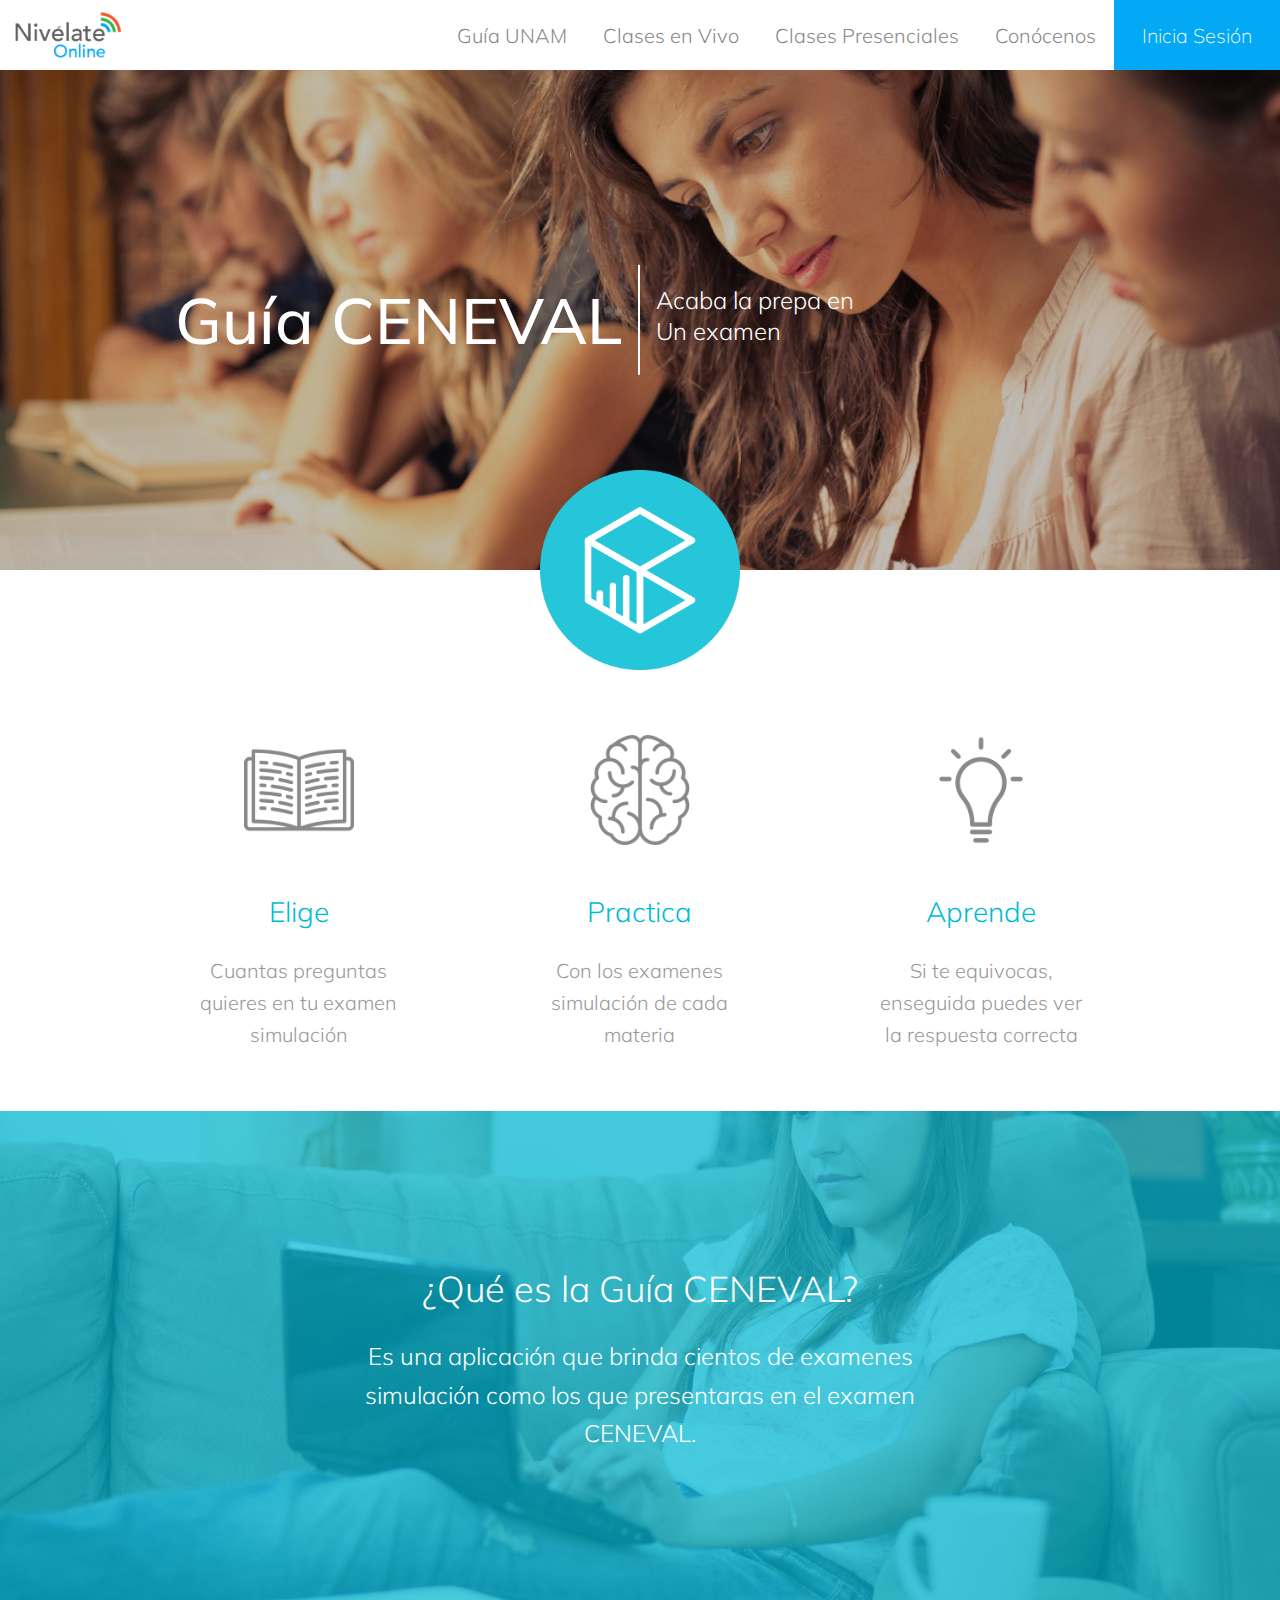
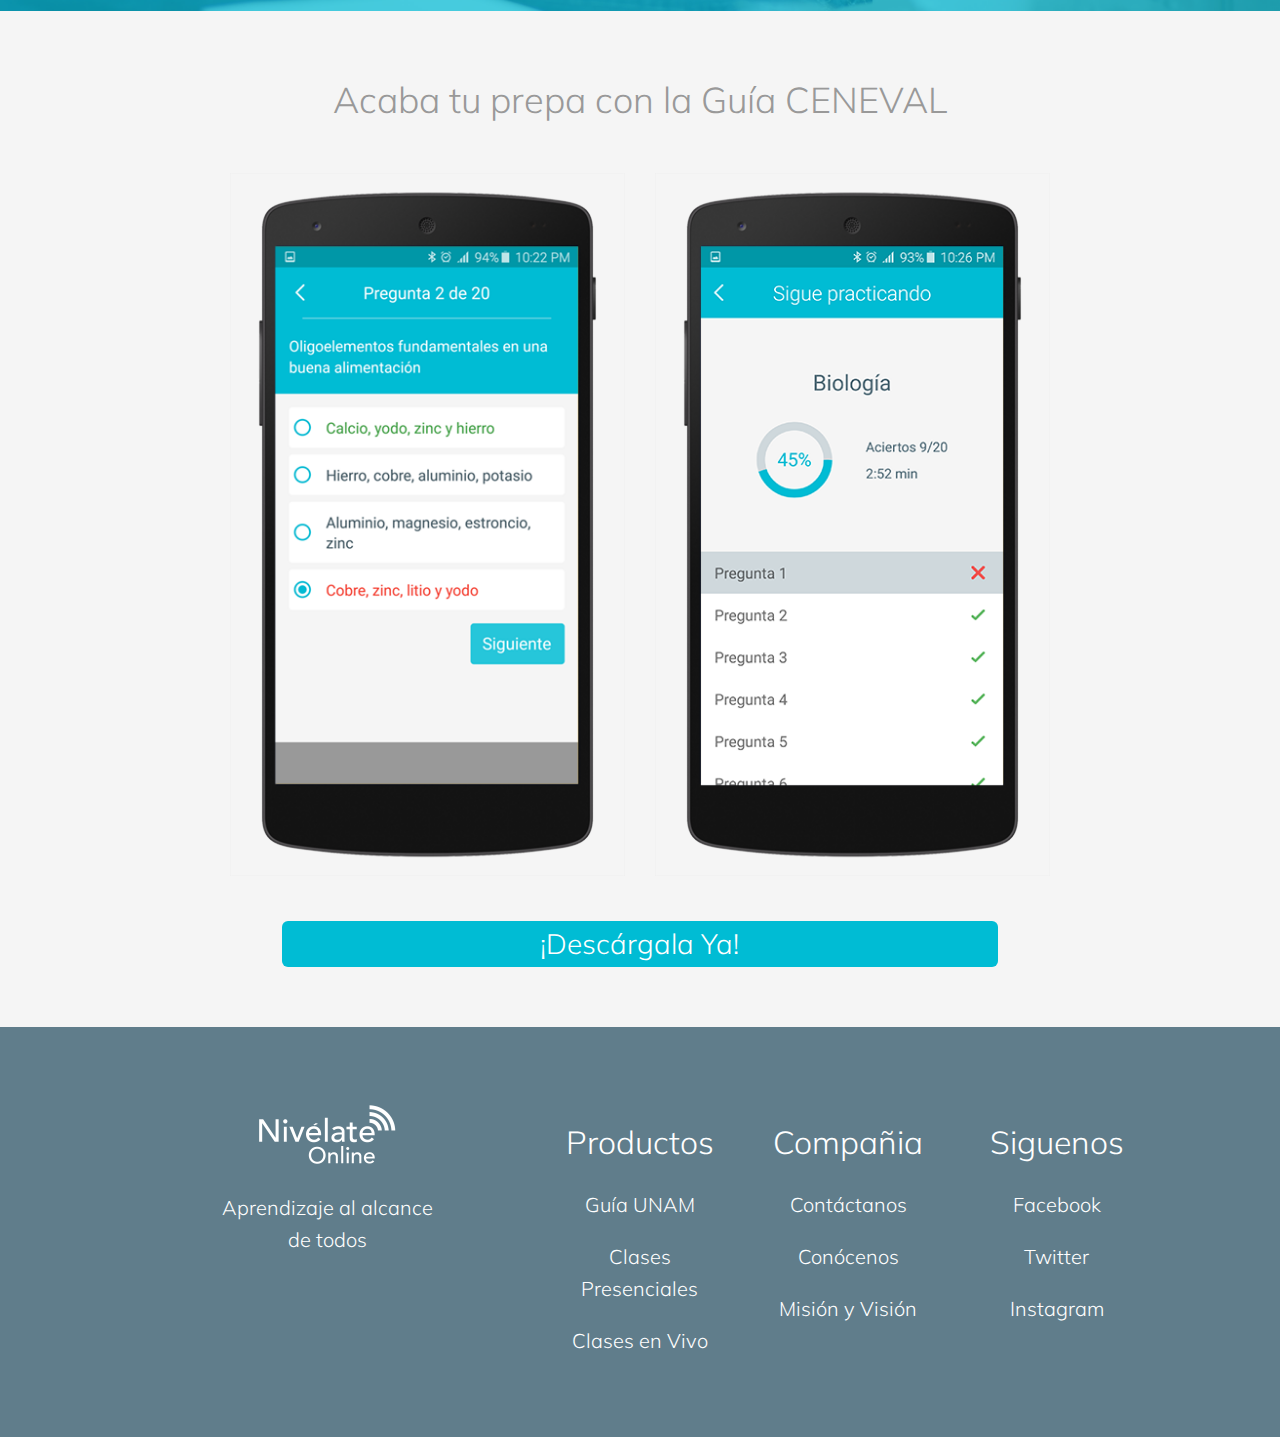
<file: guiaceneval.html>
<!DOCTYPE html>
<html>
<head>
	<meta charset="UTF-8">
    <meta name="viewport" content="width=device-width, initial-scale=1, maximum-scale=1, user-scalable=no">
	<link rel="stylesheet" type="text/css" href="https://maxcdn.bootstrapcdn.com/bootstrap/3.3.6/css/bootstrap.min.css">
    <link href='https://fonts.googleapis.com/css?family=Muli' rel='stylesheet' type='text/css'>
	<link rel="stylesheet" type="text/css" href="guiaceneval.css">
    <link rel="stylesheet" href="responsive-nav.css">
    <link rel="stylesheet" href="menu.css">
    <link rel="stylesheet" href="footer.css">
	<title>Nivelate Online | Guía UNAM</title>
	<link rel="apple-touch-icon" sizes="57x57" href="/apple-icon-57x57.png">
    <link rel="apple-touch-icon" sizes="60x60" href="/apple-icon-60x60.png">
    <link rel="apple-touch-icon" sizes="72x72" href="/apple-icon-72x72.png">
    <link rel="apple-touch-icon" sizes="76x76" href="/apple-icon-76x76.png">
    <link rel="apple-touch-icon" sizes="114x114" href="/apple-icon-114x114.png">
    <link rel="apple-touch-icon" sizes="120x120" href="/apple-icon-120x120.png">
    <link rel="apple-touch-icon" sizes="144x144" href="/apple-icon-144x144.png">
    <link rel="apple-touch-icon" sizes="152x152" href="/apple-icon-152x152.png">
    <link rel="apple-touch-icon" sizes="180x180" href="/apple-icon-180x180.png">
    <link rel="icon" type="image/png" sizes="192x192"  href="/android-icon-192x192.png">
    <link rel="icon" type="image/png" sizes="32x32" href="/favicon-32x32.png">
    <link rel="icon" type="image/png" sizes="96x96" href="/favicon-96x96.png">
    <link rel="icon" type="image/png" sizes="16x16" href="/favicon-16x16.png">
    <link rel="manifest" href="/manifest.json">
    <meta name="msapplication-TileColor" content="#ffffff">
    <meta name="msapplication-TileImage" content="/ms-icon-144x144.png">
    <meta name="theme-color" content="#ffffff">
</head>
<body>
	<div class="mobileMenu">
        <img src="img/menu.png" class="img-responsive menu-mobile-nav" onclick="nav.toggle();">
        <a href="index.html"><img src="img/logo.png" class="img-responsive logo-mobile-nav"></a>
        <nav class="nav-collapse">
          <ul>
            <li class="nav-item-m"><a href="guiaunam.html" class="nav-text-m">Guía UNAM</a></li>
            <li class="nav-item-m"><a href="clases-v.html" class="nav-text-m">Clases en Vivo</a></li>
            <li class="nav-item-m"><a href="clases-p.html" class="nav-text-m">Clases Presenciales</a></li>
            <li class="nav-item-m"><a href="conocenos.html" class="nav-text-m">Conócenos</a></li>
            <li class="nav-item-m nav-item-m-sesion"><a href="inicia sesion.html" class="nav-text-m nav-text-m-sesion">Inicia Sesión</a></li>
          </ul>
        </nav>
    </div>
    <div class="desktopMenu">
        <div class="logo-div">
            <a href="index.html"><img src="img/logo.png" class="img-responsive logo-nav"></a>
        </div>
        <div class="menu-items-div">
            <a href="inicia sesion.html"class="nav-item-inicia nav-text-inicia">Inicia Sesión</a>
            <a href="conocenos.html"class="nav-item nav-text">Conócenos</a>
            <a href="clases-p.html"class="nav-item nav-text">Clases Presenciales</a>
            <a href="clases-v.html"class="nav-item nav-text">Clases en Vivo</a>
            <a href="guiaunam.html" class="nav-item nav-text">Guía UNAM</a>
        </div>
    </div>
	<div class="container-fluid">
		<div class="row cover-div">
			<div class="col-lg-12 black-div">
				<div class="cover-container">
					<div class="col-md-6 fix border-cover">
						<h1 class="cover-title wt">Guía CENEVAL</h1>	
					</div>
					<div class="division"></div>
					<div class="col-md-6 fix">
						<h1 class="cover-text wt">Acaba la prepa en </br>Un examen</h1>
					</div>
				</div>
			</div>
		</div>
		<div class="row">
			<img src="img/logo-ceneval.png" class="logo-guia img-responsive center-block">
		</div>
		<div class="row fix">
			<div class="max center-block">
				<div class="col-md-4 block-div">
					<img src="img/libro.png" class="img-relative center-block col-img">
					<h1 class="titulo naranja">Elige</h1>
					<h1 class="texto col-top">Cuantas preguntas quieres en tu examen simulación</h1>
				</div>
				<div class="col-md-4 block-div">
					<img src="img/cerebro.png" class="img-relative center-block col-img">
					<h1 class="titulo naranja">Practica</h1>
					<h1 class="texto col-top">Con los examenes simulación de cada materia</h1>
				</div>
				<div class="col-md-4 block-div">
					<img src="img/foco.png" class="img-relative center-block col-img">
					<h1 class="titulo naranja">Aprende</h1>
					<h1 class="texto col-top">Si te equivocas, enseguida puedes ver la respuesta correcta</h1>
				</div>
			</div>
		</div>
		<div class="row">
			<div class="col-lg-12 cover-online fix">
				<div class="col-lg-12 orange-div">
					<div class="cover-container" style="max-width: 950px;">
						<h1 class="titulo wt titulo-vivo">¿Qué es la Guía CENEVAL?</h1>
						<h1 class="texto wt texto-vivo center-block">Es una aplicación que brinda cientos de examenes simulación como los que presentaras en el examen CENEVAL.</h1>
					</div>
				</div>
			</div>
		</div>
		<div class="row grey div-v">
			<div class="maxT center-block">
				<h1 class="titulo tv">Acaba tu prepa con la Guía CENEVAL</h1>
				<div class="descargala center-block">
					<div class="col-sm-6">
						<img src="img/screenshot.png" class="img1 img-responsive">
					</div>
					<div class="col-sm-6">
						<img src="img/screenshot2.png" class="img2 img-responsive">
					</div>
				</div>
				<FORM METHOD="LINK" ACTION="http://ow.ly/wCTk301Xy62">
					<INPUT TYPE="submit" VALUE="¡Descárgala Ya!" class="titulo btn-descarga">
				</FORM>
			</div>
		</div>
		<div class="row footer">
            <div class="col-sm-12">
                <div class="col-md-1"></div>
            <div class="col-md-4 footer-logo-div">
                <img src="img/logo-blanco.png" class="img-responsive footer-logo">
                <h1 class="texto wt center-block">Aprendizaje al alcance</br> de todos</h1>
            </div>
            <div class="col-md-2 col-sm-4">
                <h1 class="texto wt big-txt center-block">Productos</h1>
                <a href="guiaunam.html"><h1 class="texto wt small-txt center-block">Guía UNAM</h1></a>
                <a href="clases-p.html"><h1 class="texto wt small-txt center-block">Clases Presenciales</h1></a>
                <a href="clases-v.html"><h1 class="texto wt small-txt center-block">Clases en Vivo</h1></a>
            </div>
            <div class="col-md-2 col-sm-4">
                <h1 class="texto wt big-txt center-block">Compañia</h1>
                <a href="conocenos.html"><h1 class="texto wt small-txt center-block">Contáctanos</h1></a>
                <a href="conocenos.html"><h1 class="texto wt small-txt center-block">Conócenos</h1></a>
                <a href="conocenos.html"><h1 class="texto wt small-txt center-block">Misión y Visión</h1></a>
            </div>
            <div class="col-md-2 col-sm-4">
                <h1 class="texto wt big-txt center-block">Siguenos</h1>
                <a href="https://www.facebook.com/cursoingresounam/?ref=aymt_homepage_panel"><h1 class="texto wt small-txt center-block">Facebook</h1>
                <h1 class="texto wt small-txt center-block">Twitter</h1>
                <h1 class="texto wt small-txt center-block">Instagram</h1></a>
            </div>
            	<div class="col-md-1"></div>
            </div>
        </div>
    </div>

<script type="text/javascript" src="https://code.jquery.com/jquery-2.2.3.min.js"></script>
<script type="text/javascript" src="https://maxcdn.bootstrapcdn.com/bootstrap/3.3.6/js/bootstrap.min.js"></script>
<script src="responsive-nav.min.js"></script>
<script>var nav = responsiveNav(".nav-collapse");
		function android(){
			window.location.href = "https://play.google.com/store/apps/details?id=com.institutofuentes.android.guiaunamvg&hl=es_419";
		}
</script>

</body>
</html>
</file>
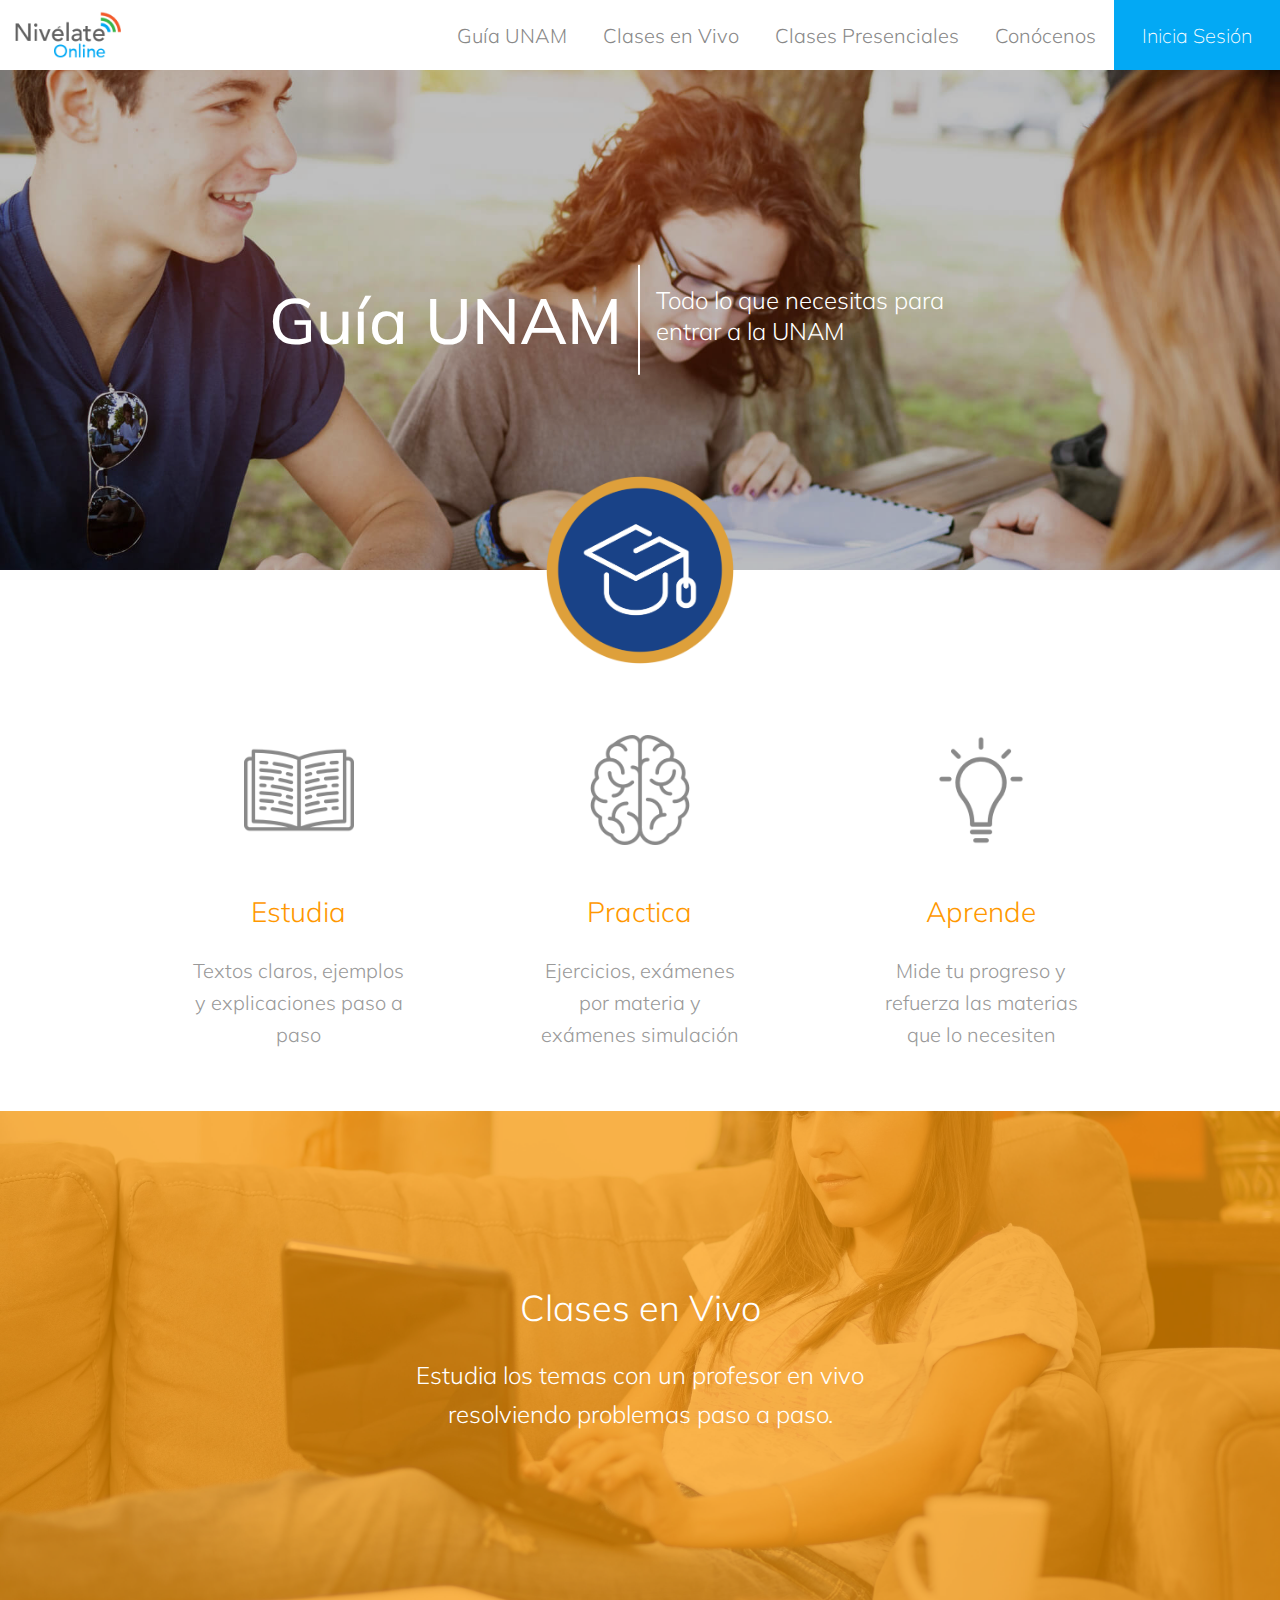
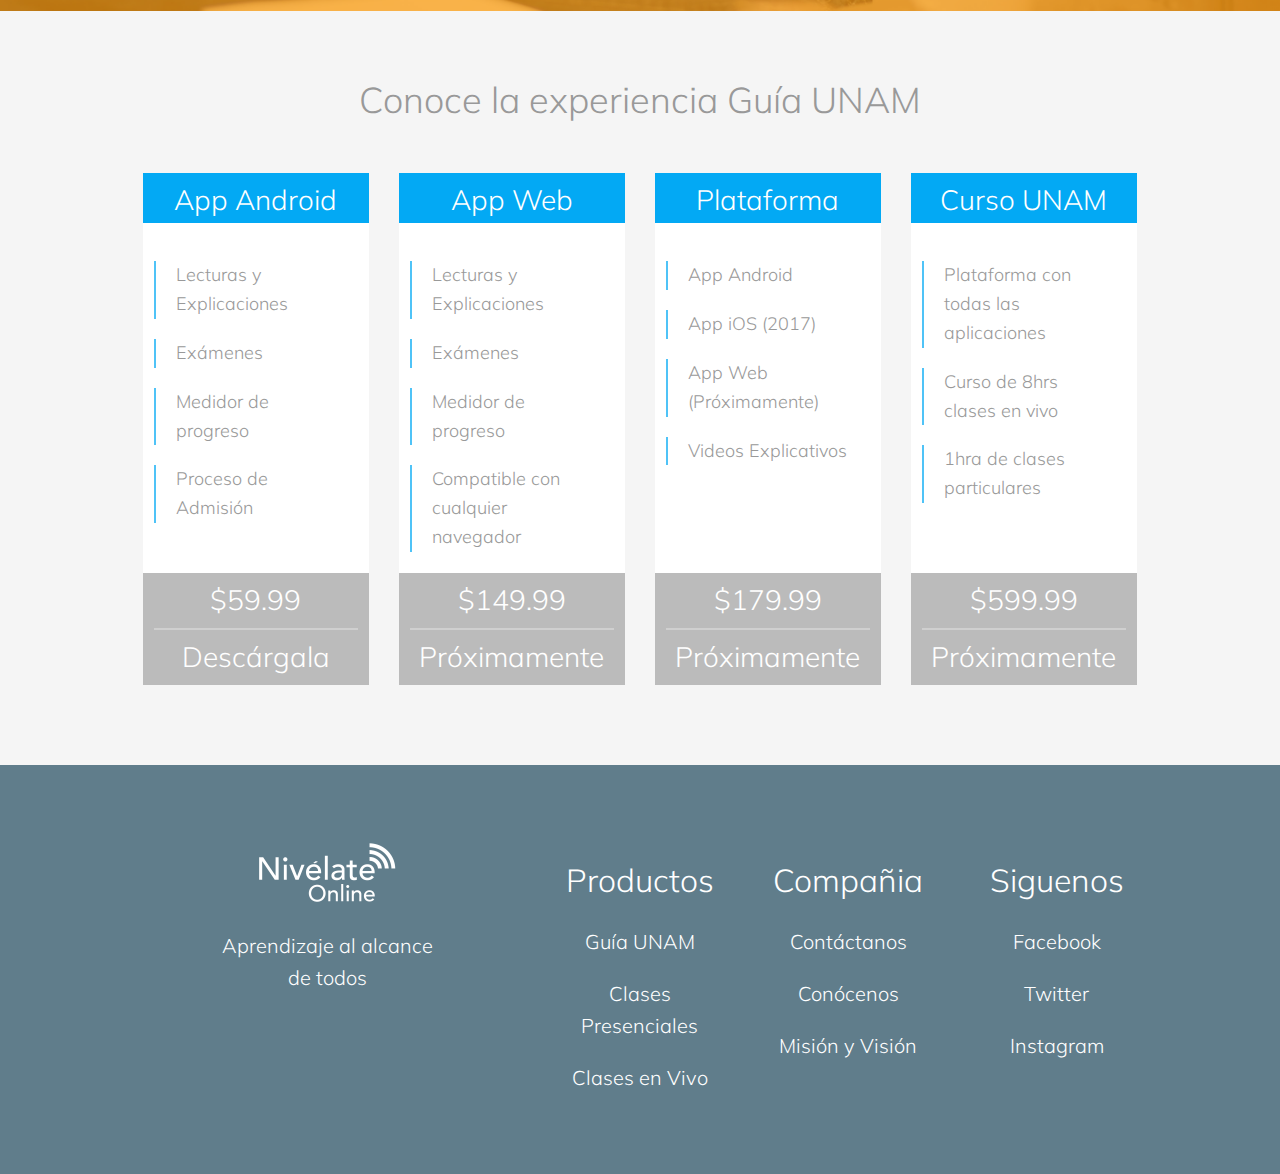
<file: guiaunam.html>
<!DOCTYPE html>
<html>
<head>
	<meta charset="UTF-8">
    <meta name="viewport" content="width=device-width, initial-scale=1, maximum-scale=1, user-scalable=no">
	<link rel="stylesheet" type="text/css" href="https://maxcdn.bootstrapcdn.com/bootstrap/3.3.6/css/bootstrap.min.css">
    <link href='https://fonts.googleapis.com/css?family=Muli' rel='stylesheet' type='text/css'>
	<link rel="stylesheet" type="text/css" href="guiaunam.css">
    <link rel="stylesheet" href="responsive-nav.css">
    <link rel="stylesheet" href="menu.css">
    <link rel="stylesheet" href="footer.css">
	<title>Nivelate Online | Guía UNAM</title>
	<link rel="apple-touch-icon" sizes="57x57" href="/apple-icon-57x57.png">
    <link rel="apple-touch-icon" sizes="60x60" href="/apple-icon-60x60.png">
    <link rel="apple-touch-icon" sizes="72x72" href="/apple-icon-72x72.png">
    <link rel="apple-touch-icon" sizes="76x76" href="/apple-icon-76x76.png">
    <link rel="apple-touch-icon" sizes="114x114" href="/apple-icon-114x114.png">
    <link rel="apple-touch-icon" sizes="120x120" href="/apple-icon-120x120.png">
    <link rel="apple-touch-icon" sizes="144x144" href="/apple-icon-144x144.png">
    <link rel="apple-touch-icon" sizes="152x152" href="/apple-icon-152x152.png">
    <link rel="apple-touch-icon" sizes="180x180" href="/apple-icon-180x180.png">
    <link rel="icon" type="image/png" sizes="192x192"  href="/android-icon-192x192.png">
    <link rel="icon" type="image/png" sizes="32x32" href="/favicon-32x32.png">
    <link rel="icon" type="image/png" sizes="96x96" href="/favicon-96x96.png">
    <link rel="icon" type="image/png" sizes="16x16" href="/favicon-16x16.png">
    <link rel="manifest" href="/manifest.json">
    <meta name="msapplication-TileColor" content="#ffffff">
    <meta name="msapplication-TileImage" content="/ms-icon-144x144.png">
    <meta name="theme-color" content="#ffffff">
</head>
<body>
	<div class="mobileMenu">
        <img src="img/menu.png" class="img-responsive menu-mobile-nav" onclick="nav.toggle();">
        <a href="index.html"><img src="img/logo.png" class="img-responsive logo-mobile-nav"></a>
        <nav class="nav-collapse">
          <ul>
            <li class="nav-item-m"><a href="guiaunam.html" class="nav-text-m">Guía UNAM</a></li>
            <li class="nav-item-m"><a href="clases-v.html" class="nav-text-m">Clases en Vivo</a></li>
            <li class="nav-item-m"><a href="clases-p.html" class="nav-text-m">Clases Presenciales</a></li>
            <li class="nav-item-m"><a href="conocenos.html" class="nav-text-m">Conócenos</a></li>
            <li class="nav-item-m nav-item-m-sesion"><a href="inicia sesion.html" class="nav-text-m nav-text-m-sesion">Inicia Sesión</a></li>
          </ul>
        </nav>
    </div>
    <div class="desktopMenu">
        <div class="logo-div">
            <a href="index.html"><img src="img/logo.png" class="img-responsive logo-nav"></a>
        </div>
        <div class="menu-items-div">
            <a href="inicia sesion.html"class="nav-item-inicia nav-text-inicia">Inicia Sesión</a>
            <a href="conocenos.html"class="nav-item nav-text">Conócenos</a>
            <a href="clases-p.html"class="nav-item nav-text">Clases Presenciales</a>
            <a href="clases-v.html"class="nav-item nav-text">Clases en Vivo</a>
            <a href="guiaunam.html" class="nav-item nav-text">Guía UNAM</a>
        </div>
    </div>
	<div class="container-fluid">
		<div class="row cover-div">
			<div class="col-lg-12 black-div">
				<div class="cover-container">
					<div class="col-md-6 fix border-cover">
						<h1 class="cover-title wt">Guía UNAM</h1>	
					</div>
					<div class="division"></div>
					<div class="col-md-6 fix">
						<h1 class="cover-text wt">Todo lo que necesitas para </br>entrar a la UNAM</h1>
					</div>
				</div>
			</div>
		</div>
		<div class="row">
			<img src="img/logo-guia.png" class="logo-guia img-responsive center-block">
		</div>
		<div class="row fix">
			<div class="max center-block">
				<div class="col-md-4 block-div">
					<img src="img/libro.png" class="img-relative center-block col-img">
					<h1 class="titulo naranja">Estudia</h1>
					<h1 class="texto col-top">Textos claros, ejemplos y explicaciones paso a paso</h1>
				</div>
				<div class="col-md-4 block-div">
					<img src="img/cerebro.png" class="img-relative center-block col-img">
					<h1 class="titulo naranja">Practica</h1>
					<h1 class="texto col-top">Ejercicios, exámenes por materia y exámenes simulación</h1>
				</div>
				<div class="col-md-4 block-div">
					<img src="img/foco.png" class="img-relative center-block col-img">
					<h1 class="titulo naranja">Aprende</h1>
					<h1 class="texto col-top">Mide tu progreso y refuerza las materias que lo necesiten</h1>
				</div>
			</div>
		</div>
		<div class="row">
			<div class="col-lg-12 cover-online fix">
				<div class="col-lg-12 orange-div">
					<div class="cover-container" style="max-width: 950px;">
						<h1 class="titulo wt titulo-vivo">Clases en Vivo</h1>
						<h1 class="texto wt texto-vivo center-block">Estudia los temas con un profesor en vivo resolviendo problemas paso a paso.</h1>
					</div>
				</div>
			</div>
		</div>
		<div class="row grey div-v">
			<div class="maxT center-block">
				<h1 class="titulo tv">Conoce la experiencia Guía UNAM</h1>
				<div class="col-md-3 col-sm-6">
					<div class="titulo-v-div">
						<h1 class="titulo wt">App Android</h1>
					</div>
					<div class="list-div">
						<h1 class="texto list-t center-block">Lecturas y Explicaciones</h1>
						<h1 class="texto list-t center-block">Exámenes</h1>
						<h1 class="texto list-t center-block">Medidor de progreso</h1>
						<h1 class="texto list-t center-block" style="margin-bottom: 0px;">Proceso de Admisión</h1>
					</div>
					<div class="btn-v-div" onclick="android();">
						<h1 class="titulo wt line-down">$59.99</h1>
						<h1 class="titulo wt line-top">Descárgala</h1>
					</div>
				</div>
				<div class="col-md-3 col-sm-6">
					<div class="titulo-v-div">
						<h1 class="titulo wt">App Web</h1>
					</div>
					<div class="list-div">
						<h1 class="texto list-t center-block">Lecturas y Explicaciones</h1>
						<h1 class="texto list-t center-block">Exámenes</h1>
						<h1 class="texto list-t center-block">Medidor de progreso</h1>
						<h1 class="texto list-t center-block" style="margin-bottom: 0px;">Compatible con cualquier navegador</h1>
					</div>
					<div class="btn-v-div">
						<h1 class="titulo wt line-down">$149.99</h1>
						<h1 class="titulo wt line-top">Próximamente</h1>
					</div>
				</div>
				<div class="col-md-3 col-sm-6">
					<div class="titulo-v-div">
						<h1 class="titulo wt">Plataforma</h1>
					</div>
					<div class="list-div">
						<h1 class="texto list-t center-block">App Android</h1>
						<h1 class="texto list-t center-block">App iOS (2017)</h1>
						<h1 class="texto list-t center-block">App Web (Próximamente)</h1>
						<h1 class="texto list-t center-block" style="margin-bottom: 0px;">Videos Explicativos</h1>
					</div>
					<div class="btn-v-div">
						<h1 class="titulo wt line-down">$179.99</h1>
						<h1 class="titulo wt line-top">Próximamente</h1>
					</div>
				</div>
				<div class="col-md-3 col-sm-6">
					<div class="titulo-v-div">
						<h1 class="titulo wt">Curso UNAM</h1>
					</div>
					<div class="list-div">
						<h1 class="texto list-t center-block">Plataforma con todas las aplicaciones</h1>
						<h1 class="texto list-t center-block">Curso de 8hrs clases en vivo</h1>
						<h1 class="texto list-t center-block" style="margin-bottom: 0px;">1hra de clases particulares</h1>
					</div>
					<div class="btn-v-div">
						<h1 class="titulo wt line-down">$599.99</h1>
						<h1 class="titulo wt line-top">Próximamente</h1>
					</div>
				</div>
			</div>
		</div>
		<div class="row footer">
            <div class="col-sm-12">
                <div class="col-md-1"></div>
            <div class="col-md-4 footer-logo-div">
                <img src="img/logo-blanco.png" class="img-responsive footer-logo">
                <h1 class="texto wt center-block">Aprendizaje al alcance</br> de todos</h1>
            </div>
            <div class="col-md-2 col-sm-4">
                <h1 class="texto wt big-txt center-block">Productos</h1>
                <a href="guiaunam.html"><h1 class="texto wt small-txt center-block">Guía UNAM</h1></a>
                <a href="clases-p.html"><h1 class="texto wt small-txt center-block">Clases Presenciales</h1></a>
                <a href="clases-v.html"><h1 class="texto wt small-txt center-block">Clases en Vivo</h1></a>
            </div>
            <div class="col-md-2 col-sm-4">
                <h1 class="texto wt big-txt center-block">Compañia</h1>
                <a href="conocenos.html"><h1 class="texto wt small-txt center-block">Contáctanos</h1></a>
                <a href="conocenos.html"><h1 class="texto wt small-txt center-block">Conócenos</h1></a>
                <a href="conocenos.html"><h1 class="texto wt small-txt center-block">Misión y Visión</h1></a>
            </div>
            <div class="col-md-2 col-sm-4">
                <h1 class="texto wt big-txt center-block">Siguenos</h1>
                <a href="https://www.facebook.com/cursoingresounam/?ref=aymt_homepage_panel"><h1 class="texto wt small-txt center-block">Facebook</h1>
                <h1 class="texto wt small-txt center-block">Twitter</h1>
                <h1 class="texto wt small-txt center-block">Instagram</h1></a>
            </div>
            	<div class="col-md-1"></div>
            </div>
        </div>
    </div>

<script type="text/javascript" src="https://code.jquery.com/jquery-2.2.3.min.js"></script>
<script type="text/javascript" src="https://maxcdn.bootstrapcdn.com/bootstrap/3.3.6/js/bootstrap.min.js"></script>
<script src="responsive-nav.min.js"></script>
<script>var nav = responsiveNav(".nav-collapse");
		function android(){
			window.location.href = "https://play.google.com/store/apps/details?id=com.institutofuentes.android.guiaunamvg&hl=es_419";
		}
</script>

</body>
</html>
</file>
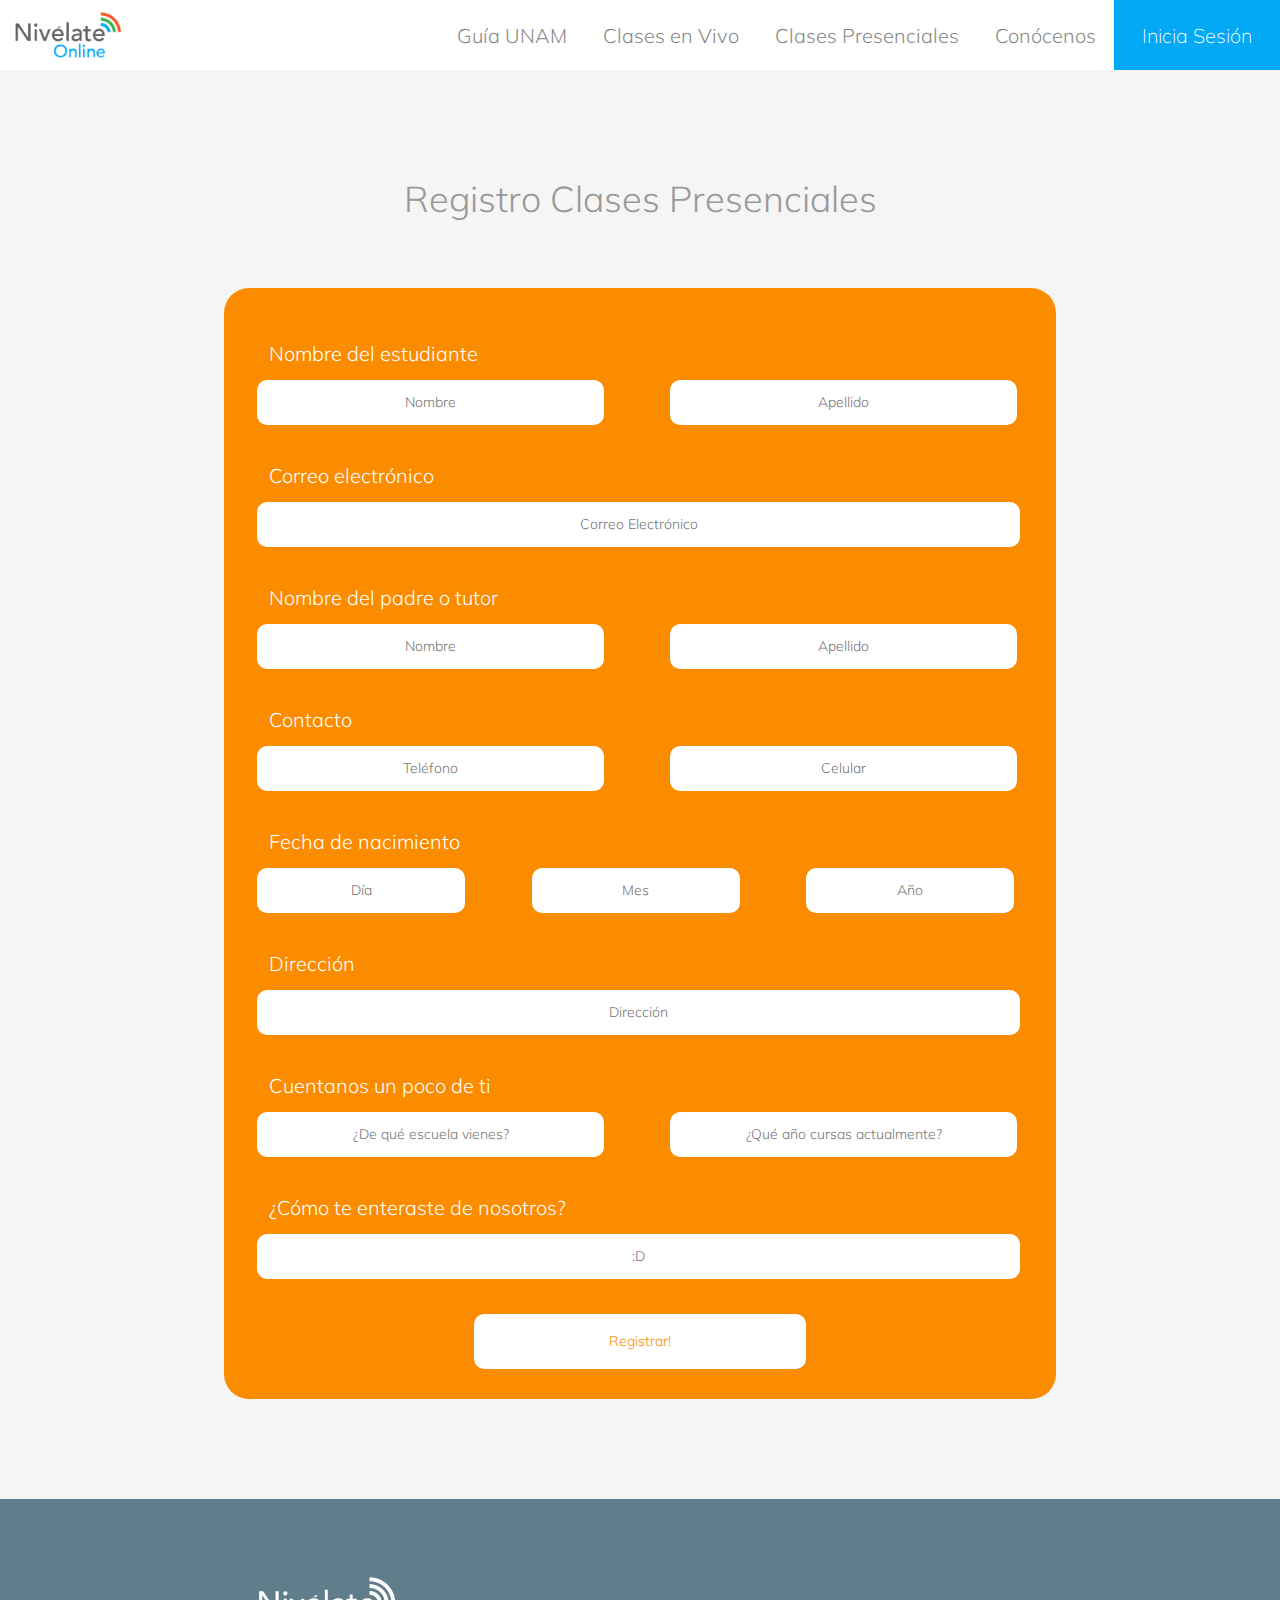
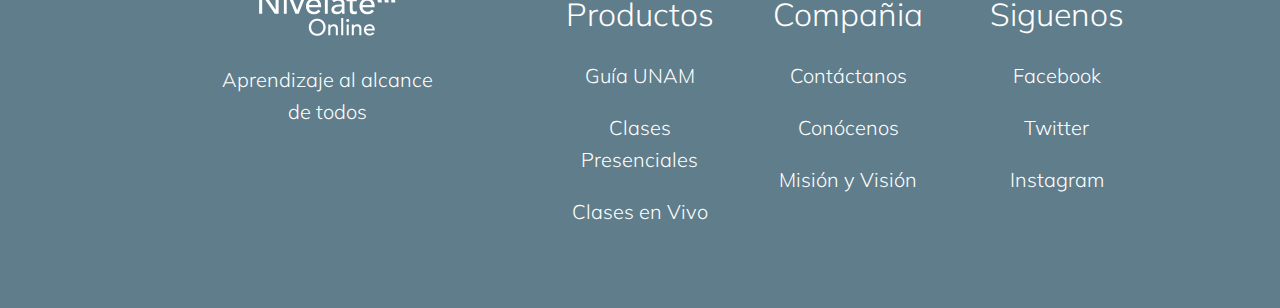
<file: registro-p.html>
<!DOCTYPE html>
<html>
<head>
<meta charset="UTF-8">
    <meta name="viewport" content="width=device-width, initial-scale=1, maximum-scale=1, user-scalable=no">
	<link rel="stylesheet" type="text/css" href="https://maxcdn.bootstrapcdn.com/bootstrap/3.3.6/css/bootstrap.min.css">
    <link href='https://fonts.googleapis.com/css?family=Muli' rel='stylesheet' type='text/css'>
	<link rel="stylesheet" type="text/css" href="registro-p.css">
    <link rel="stylesheet" href="responsive-nav.css">
    <link rel="stylesheet" href="menu.css">
    <link rel="stylesheet" href="footer.css">
	<title>Registro | Clases Presenciales</title>
	<link rel="apple-touch-icon" sizes="57x57" href="/apple-icon-57x57.png">
    <link rel="apple-touch-icon" sizes="60x60" href="/apple-icon-60x60.png">
    <link rel="apple-touch-icon" sizes="72x72" href="/apple-icon-72x72.png">
    <link rel="apple-touch-icon" sizes="76x76" href="/apple-icon-76x76.png">
    <link rel="apple-touch-icon" sizes="114x114" href="/apple-icon-114x114.png">
    <link rel="apple-touch-icon" sizes="120x120" href="/apple-icon-120x120.png">
    <link rel="apple-touch-icon" sizes="144x144" href="/apple-icon-144x144.png">
    <link rel="apple-touch-icon" sizes="152x152" href="/apple-icon-152x152.png">
    <link rel="apple-touch-icon" sizes="180x180" href="/apple-icon-180x180.png">
    <link rel="icon" type="image/png" sizes="192x192"  href="/android-icon-192x192.png">
    <link rel="icon" type="image/png" sizes="32x32" href="/favicon-32x32.png">
    <link rel="icon" type="image/png" sizes="96x96" href="/favicon-96x96.png">
    <link rel="icon" type="image/png" sizes="16x16" href="/favicon-16x16.png">
    <link rel="manifest" href="/manifest.json">
    <meta name="msapplication-TileColor" content="#ffffff">
    <meta name="msapplication-TileImage" content="/ms-icon-144x144.png">
    <meta name="theme-color" content="#ffffff">
</head>
<body>
	<div class="mobileMenu">
        <img src="img/menu.png" class="img-responsive menu-mobile-nav" onclick="nav.toggle();">
        <a href="index.html"><img src="img/logo.png" class="img-responsive logo-mobile-nav"></a>
        <nav class="nav-collapse">
          <ul>
            <li class="nav-item-m"><a href="guiaunam.html" class="nav-text-m">Guía UNAM</a></li>
            <li class="nav-item-m"><a href="clases-v.html" class="nav-text-m">Clases en Vivo</a></li>
            <li class="nav-item-m"><a href="clases-p.html" class="nav-text-m">Clases Presenciales</a></li>
            <li class="nav-item-m"><a href="conocenos.html" class="nav-text-m">Conócenos</a></li>
            <li class="nav-item-m nav-item-m-sesion"><a href="inicia sesion.html" class="nav-text-m nav-text-m-sesion">Inicia Sesión</a></li>
          </ul>
        </nav>
    </div>
    <div class="desktopMenu">
        <div class="logo-div">
            <a href="index.html"><img src="img/logo.png" class="img-responsive logo-nav"></a>
        </div>
        <div class="menu-items-div">
            <a href="inicia sesion.html"class="nav-item-inicia nav-text-inicia">Inicia Sesión</a>
            <a href="conocenos.html"class="nav-item nav-text">Conócenos</a>
            <a href="clases-p.html"class="nav-item nav-text">Clases Presenciales</a>
            <a href="clases-v.html"class="nav-item nav-text">Clases en Vivo</a>
            <a href="guiaunam.html" class="nav-item nav-text">Guía UNAM</a>
        </div>
    </div>
    <div class="row fix-row col-row grey">
        <h1 class="titulo cal-t">Registro Clases Presenciales</h1>
        <div class="row calendario">
            <form style="padding: 0  0 30px 0;">
                <h1 class="texto wt titulos-r">Nombre del estudiante</h1>
                <input type="text" class="col-sm-5 col-xs-11 input-element" placeholder="Nombre"></input>
                <input type="text" class="col-sm-5 col-xs-11 input-element" placeholder="Apellido"></input>
                <h1 class="texto wt titulos-r">Correo electrónico</h1>
                <input type="text" class="col-sm-11 col-xs-11 input-element" placeholder="Correo Electrónico"></input>
                <h1 class="texto wt titulos-r">Nombre del padre o tutor</h1>
                <input type="text" class="col-sm-5 col-xs-11 input-element" placeholder="Nombre"></input>
                <input type="text" class="col-sm-5 col-xs-11 input-element" placeholder="Apellido"></input>
                <h1 class="texto wt titulos-r">Contacto</h1>
                <input type="text" class="col-sm-5 col-xs-11 input-element" placeholder="Teléfono"></input>
                <input type="text" class="col-sm-5 col-xs-11 input-element" placeholder="Celular"></input>
                <h1 class="texto wt titulos-r">Fecha de nacimiento</h1>
                <input type="text" class="col-sm-3 col-xs-11 input-element" placeholder="Día"></input>
                <input type="text" class="col-sm-3 col-xs-11 input-element" placeholder="Mes"></input>
                <input type="text" class="col-sm-3 col-xs-11 input-element" placeholder="Año"></input>
                <h1 class="texto wt titulos-r">Dirección</h1>
                <input type="text" class="col-sm-11 col-xs-11 input-element" placeholder="Dirección"></input>
                <h1 class="texto wt titulos-r">Cuentanos un poco de ti</h1>
                <input type="text" class="col-sm-5 col-xs-11 input-element" placeholder="¿De qué escuela vienes?"></input>
                <input type="text" class="col-sm-5 col-xs-11 input-element" placeholder="¿Qué año cursas actualmente?"></input>
                <h1 class="texto wt titulos-r">¿Cómo te enteraste de nosotros?</h1>
                <input type="text" class="col-sm-11 col-xs-11 input-element" placeholder=":D"></input>
                <input type="submit" class="sub-btn center-block" value="Registrar!"></input>
            </form>
        </div>
    </div>
	<div class="row fix-row footer">
            <div class="col-sm-12">
                <div class="col-md-1"></div>
            <div class="col-md-4 footer-logo-div">
                <img src="img/logo-blanco.png" class="img-responsive footer-logo">
                <h1 class="texto wt center-block">Aprendizaje al alcance</br> de todos</h1>
            </div>
            <div class="col-md-2 col-sm-4">
                <h1 class="texto wt big-txt center-block">Productos</h1>
                <a href="guiaunam.html"><h1 class="texto wt small-txt center-block">Guía UNAM</h1></a>
                <a href="clases-p.html"><h1 class="texto wt small-txt center-block">Clases Presenciales</h1></a>
                <a href="clases-v.html"><h1 class="texto wt small-txt center-block">Clases en Vivo</h1></a>
            </div>
            <div class="col-md-2 col-sm-4">
                <h1 class="texto wt big-txt center-block">Compañia</h1>
                <a href="conocenos.html"><h1 class="texto wt small-txt center-block">Contáctanos</h1></a>
                <a href="conocenos.html"><h1 class="texto wt small-txt center-block">Conócenos</h1></a>
                <a href="conocenos.html"><h1 class="texto wt small-txt center-block">Misión y Visión</h1></a>
            </div>
            <div class="col-md-2 col-sm-4">
                <h1 class="texto wt big-txt center-block">Siguenos</h1>
                <a href="https://www.facebook.com/cursoingresounam/?ref=aymt_homepage_panel"><h1 class="texto wt small-txt center-block">Facebook</h1>
                <h1 class="texto wt small-txt center-block">Twitter</h1>
                <h1 class="texto wt small-txt center-block">Instagram</h1></a>
            </div>
                <div class="col-md-1"></div>
            </div>
        </div>

<script type="text/javascript" src="https://code.jquery.com/jquery-2.2.3.min.js"></script>
<script type="text/javascript" src="https://maxcdn.bootstrapcdn.com/bootstrap/3.3.6/js/bootstrap.min.js"></script>
<script src="responsive-nav.min.js"></script>
<script>var nav = responsiveNav(".nav-collapse");</script>

</body>
</html>
</file>
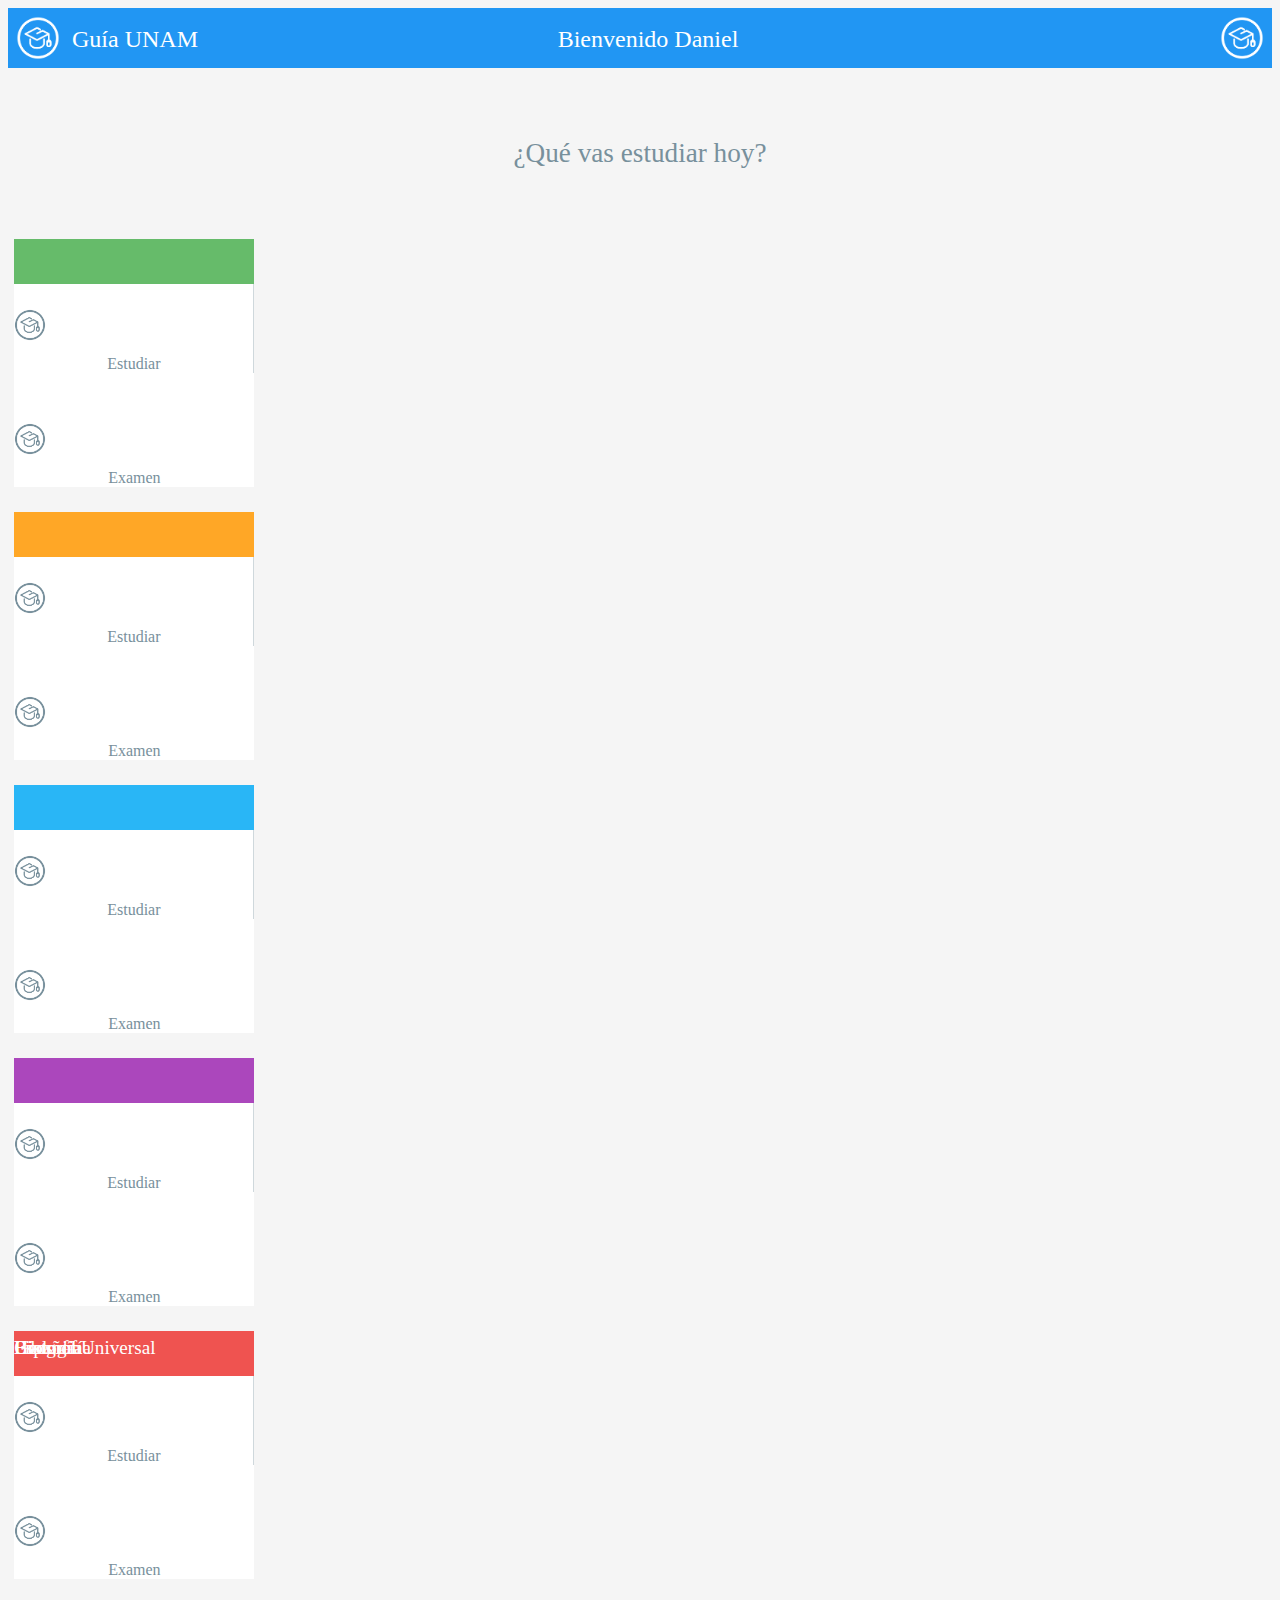
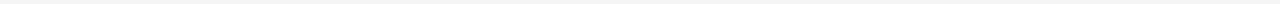
<file: plataforma/inicio.html>
<!DOCTYPE html>
<html>
<head>
	<meta charset="UTF-8">
	<meta name="viewport" content="width=device-width, initial-scale=1, maximum-scale=1, user-scalable=no">
	<link href="https://maxcdn.bootstrapcdn.com/bootstrap/3.3.6/css/bootstrap.min.css" rel="stylesheet" integrity="sha384-1q8mTJOASx8j1Au+a5WDVnPi2lkFfwwEAa8hDDdjZlpLegxhjVME1fgjWPGmkzs7" crossorigin="anonymous">
	<link rel="stylesheet" type="text/css" href="global.css">
	<link rel="stylesheet" type="text/css" href="inicio.css">
	<title>Curso UNAM | Nivélate Online</title>
</head>
<body>
<div class="container-fluid">
	<div class="row">
		<div class="col-md-12 menu-bar">
			<img src="img/logo-guia.png" class="logo-menu-bar">
			<h1 class="texto-menu-bar">Guía UNAM</h1>
			<h1 class="titulo-menu-bar">Bienvenido Daniel</h1>
			<img src="img/logo-guia.png" class="home-menu-bar">
		</div>
	</div>
	<div class="row">
		<div class="col-md-12">
			<h1 class="subtitulo">¿Qué vas estudiar hoy?</h1>
		</div>
	</div>
	<div class="row">
		<div class="col-md-1">
		</div>
		<div class="col-md-10">
			<div class="col-xs-1 caja-materias">
				<div class="col-xs-12 fondo-titulo-biologia">
					<h1 class="titulo-caja">Biología</h1>	
				</div>
				<div class="col-xs-6 division-caja">
					<img src="img/logo-guia-g.png" class="img-caja center-block">
					<h1 class="texto-caja">Estudiar</h1>
				</div>
				<div class="col-xs-6">
					<img src="img/logo-guia-g.png" class="img-caja center-block">
					<h1 class="texto-caja">Examen</h1>
				</div>
			</div>
			<div class="col-xs-1 caja-materias">
				<div class="col-xs-12 fondo-titulo-espanol">
					<h1 class="titulo-caja">Español</h1>	
				</div>
				<div class="col-xs-6 division-caja">
					<img src="img/logo-guia-g.png" class="img-caja center-block">
					<h1 class="texto-caja">Estudiar</h1>
				</div>
				<div class="col-xs-6">
					<img src="img/logo-guia-g.png" class="img-caja center-block">
					<h1 class="texto-caja">Examen</h1>
				</div>
			</div>
			<div class="col-xs-1 caja-materias">
				<div class="col-xs-12 fondo-titulo-filosofia">
					<h1 class="titulo-caja">Filosofia</h1>	
				</div>
				<div class="col-xs-6 division-caja">
					<img src="img/logo-guia-g.png" class="img-caja center-block">
					<h1 class="texto-caja">Estudiar</h1>
				</div>
				<div class="col-xs-6">
					<img src="img/logo-guia-g.png" class="img-caja center-block">
					<h1 class="texto-caja">Examen</h1>
				</div>
			</div>
			<div class="col-xs-1 caja-materias">
				<div class="col-xs-12 fondo-titulo-geografia">
					<h1 class="titulo-caja">Geografía</h1>	
				</div>
				<div class="col-xs-6 division-caja">
					<img src="img/logo-guia-g.png" class="img-caja center-block">
					<h1 class="texto-caja">Estudiar</h1>
				</div>
				<div class="col-xs-6">
					<img src="img/logo-guia-g.png" class="img-caja center-block">
					<h1 class="texto-caja">Examen</h1>
				</div>
			</div>
			<div class="col-xs-1 caja-materias">
				<div class="col-xs-12 fondo-titulo-historiau">
					<h1 class="titulo-caja">Historia Universal</h1>	
				</div>
				<div class="col-xs-6 division-caja">
					<img src="img/logo-guia-g.png" class="img-caja center-block">
					<h1 class="texto-caja">Estudiar</h1>
				</div>
				<div class="col-xs-6">
					<img src="img/logo-guia-g.png" class="img-caja center-block">
					<h1 class="texto-caja">Examen</h1>
				</div>
			</div>
		</div>
		<div class="col-md-1">
		</div>
	</div>
</div>
</body>
</html>
</file>
<file: index.css>
body, html{
	padding: 0;
	margin: 0;
	font-family: Avenir, Muli;
}

a:hover{
	text-decoration: none;
	color: #03A9F4;
}

video#bgvid { 
    position: relative;
    width: 100%;
    height: 500px;
    z-index: -150;
    background-image: url(img/cover.png);
    background-size: cover;
    object-fit: cover;
}

.fix{
	padding: 0px;
	margin: 0px;
}

.logo-div{
	width: auto;
	height: auto;
	position: relative;
	float: left;
}

.cover-div{
	background-color: rgba(0,0,0,0.4);
	position: absolute;
	width: 100%;
	height: 500px;
}

.cover-container{
	width: 90%;
	height: auto;
	position: absolute;
  	top: 50%; left: 50%;
  	transform: translate(-50%,-50%);
}

.cover-titulo{
	width: 90%;
	margin-left: 5%;
	margin-right: 5%;
	position: relative;
	color: #FFF;
	font-weight: 100;
	font-size: 42px;
	margin-bottom: 25px;
}

.cover-texto{
	height: 90%;
	font-size: 24px;
	margin-left: 5%;
	margin-right: 5%;
	position: relative;
	color: #FFF;
	font-weight: 100;
	margin-bottom: 35px;
	line-height: 130%;
}

.cover-btn{
	background-color: #FF9800;
	font-size: 24px;
	margin-left: 5%;
	margin-right: 5%;
	position: relative;
	color: #FFF;
	font-weight: 100;
	border-radius: 8px;
	padding-top: 6px;
	padding-bottom: 6px;
	padding-right: 13px;
	padding-left: 14px;
	border: none;
}

.logo-nav{
	margin-top: 6px;
	margin-left: 10px;
	height: 58px;
	width: auto;
}

.nav-item{
	width: auto;
	float: right;
	height: 70px;
	padding: 0 18px;
}

.nav-text{
	color: #888;
	margin-top: 22px;
	font-size: 20px;
	font-weight: 100;
}

.nav-text-m{
	color: #888;
	font-size: 20px;
	font-weight: 100;
}

.nav-item-m{
	padding: 20px;
}

.nav-text-m-sesion{
	position: relative;
	color: #FFF;
	align-content: center;
	margin: 0 auto;
}

.nav-item-m-sesion{
	background-color: #03A9F4;
	align-content: center;
}

.nav-item-inicia{
	height: 70px;
	float: right;
	padding: 0 28px; 
	background-color: #03A9F4;
}

a:hover.nav-item-inicia{
	height: 70px;
	float: right;
	padding: 0 28px; 
	background-color: #FF9800;
}

a:hover.nav-text-inicia{
	color: #FFF;
	padding-top: 22px;
	font-size: 20px;
	font-weight: 100;
}

.nav-text-inicia{
	color: #FFF;
	padding-top: 22px;
	font-size: 20px;
	font-weight: 100;
}

.screen-img{
	width: 80%;
	margin-left: 10%;
	margin-right: 10%;
}

.screen-img-1{
	width: 100%;
}

.titulo{
	width: 92%;
	margin-left: 4%;
	margin-right: 4%;
	margin-top: 0;
	color: #999;
	font-size: 28px;
	font-weight: 500;
	margin-bottom: 20px;
	font-size: 28px;
	text-align: center;
}

.texto{
	width: 92%;
	margin-left: 4%;
	margin-right: 4%;
	color: #999;
	font-size: 20px;
	font-weight: 100;
	line-height: 1.6;
	text-align: center;
}

.conoce{
	border-radius: 10px;
	border: solid 2px #fff;
	padding: 10px 25px;
	background-color: rgba(0,0,0,0); 
	font-size: 20px;
	margin-top: 40px;
	position:relative;
	color: #FFF;
}

.fondo-azul{
	background-color: #03A9F4;
	height: 400px;
    width: 100%;
    position: relative;
    text-align: center;
}

.fondo-verde{
	background-color: #4CAF50;
	height: 400px;
    width: 100%;
    position: relative;
    text-align: center;
}

.fondo-naranja{
	background-color: #FF9800;
	height: 400px;
    width: 100%;
    position: relative;
    text-align: center;
}

.wt{
	color: #FFF;
}

.texto-blanco{
	color: #FFF;
}

.first-div{
	overflow: hidden;
	position: relative;
}

.center-vert{
	align-self: center;
}

#ndRowImg{
	margin-left: 0%;
}

#ndRowTxt{
	margin-right: 0%;
}

.registro{
	background-color: #F44336;
}

.titulo-registro{
	padding-top: 70px;
	margin-bottom: 20px;
}

.big-txt{
	font-size: 32px;
}

.small-txt{
	font-size: 20px;
}

.txt-registro{
	margin-bottom: 40px;
	font-size: 20px;
	font-weight: 300;
}

.submit-btn{
	background-color: rgba(0,0,0,0);
	border: solid 2px #FFF;
	border-radius: 10px;
	padding: 5px 15px;
	color: #FFF;
	font-weight: 300;
	float: none;
	font-size: 22px;
}

.text-input{
	background-color: #fff;
	border: none;
	border-radius: 10px;
	padding: 10px 25px;
	outline: none;
	width: 92%;
	margin-left: 4%;
	margin-right: 4%;
	float: none;
	text-align: center;
	font-size: 20px;
}

/* Small devices (tablets, 768px and up) */
@media screen and (min-width: 768px) {

	.text-input{
		width: 400px;
		margin: 0;
	}

	.titulo{
		font-size: 28px;
	}

	.texto{
		font-size: 20px;
	}

	.conoce{
		margin-top: 30px;
	}

	.fondo-azul{
		position: absolute;
		height: 100%;
		width: 50%;
    	right: 0;
    	top: 0;
	}

	.fondo-verde{
		position: absolute;
		height: 100%;
		width: 50%;
    	right: 0;
    	top: 0;
	}

	.fondo-naranja{
		position: absolute;
		height: 100%;
		width: 50%;
    	right: 0;
    	top: 0;
	}

	.screen-img{
		width: 60%;
		margin-left: 20%;
		margin-right: 20%;
	}

	#ndRowImg{
		margin-left: 50%;
	}

	#ndRowTxt{
		margin-right: 50%;
	}

	.big-txt{
		font-size: 32px;
	}

	.small-txt{
		font-size: 20px;
	}

	.cover-texto{
		width: 70%;
	}

}

/* Medium devices (desktops, 992px and up) */
@media screen and (min-width: 998px) {

	.texto{
		width: 76%;
		margin-left: 12%;
		margin-right: 12%;
	}

	.cover-texto{
		width: 600px;
	}

	.footer-logo{
		margin-bottom: 0;
	}

	video#bgvid { 
		height: 600px;
	}

	.cover-div{
		height: 600px;
	}

	.titulo{
		font-size: 42px;
	}

	.texto{
		font-size: 24px;
	}

	.conoce{
		margin-top: 60px;
	}

	.mobileMenu{
		display: none;
	}

	.desktopMenu{
		display: block;
	} 

	.big-txt{
		font-size: 32px;
	}

	.small-txt{
		font-size: 20px;
	}

}

/* Large devices (large desktops, 1200px and up) */
@media screen and (min-width: 1200px) { 

	.big-txt{
		font-size: 32px;
	}

	.small-txt{
		font-size: 20px;
	}

}
</file>
<file: responsive-nav.css>
/*! responsive-nav.js 1.0.39 by @viljamis */

.nav-collapse ul {
  margin: 0;
  padding: 0;
  width: 100%;
  display: block;
  list-style: none;
}

.nav-collapse li {
  width: 100%;
  display: block;
}

.js .nav-collapse {
  clip: rect(0 0 0 0);
  max-height: 0;
  position: absolute;
  display: block;
  overflow: hidden;
  zoom: 1;
}

.nav-collapse.opened {
  max-height: 9999px;
}

.nav-toggle {
  -webkit-tap-highlight-color: rgba(0,0,0,0);
  -webkit-touch-callout: none;
  -webkit-user-select: none;
  -moz-user-select: none;
  -ms-user-select: none;
  -o-user-select: none;
  user-select: none;
}

@media screen and (min-width: 998px) {

  .js .nav-collapse {
    position: relative;
  }
  .js .nav-collapse.closed {
    max-height: none;
  }
  .nav-toggle {
    display: none;
  }
}
</file>
<file: menu.css>
body, html{
	padding: 0;
	margin: 0;
	font-family: Avenir, Muli;
	font-weight: 300;
}

a:hover{
	text-decoration: none;
	color: #03A9F4;
}

.mobileMenu{
	position: relative;
	display: block;
	background-color: #fff;
}

.desktopMenu{
	display: none;
	height: 70px;
	width: 100%;
	background-color: #fff;
}

.fix{
	padding: 0px;
	margin: 0px;
}

.menu-mobile-nav{
	position: relative;
	float: left;
	width: 40px;
	height: 40px;
	margin-left: 15px;
	margin-top: 15px;
	padding: 5px;
}

.logo-mobile-nav{
	position: relative;
	height: 70px;
	margin: 0 auto;
	padding-right: 63px;
	padding-top: 5px;
	padding-bottom: 5px;
}

.logo-div{
	width: auto;
	height: auto;
	position: relative;
	float: left;
}

.logo-nav{
	margin-top: 6px;
	margin-left: 10px;
	height: 58px;
	width: auto;
}

.fix-video{
	margin: 0 0 -6px 0 ;
	padding: 0;

}

.nav-item{
	width: auto;
	float: right;
	height: 45px;
	padding: 0 18px;
}

.nav-text{
	color: #888;
	margin-top: 22px;
	font-size: 20px;
	font-weight: 300;
}

.nav-text-m{
	color: #888;
	font-size: 20px;
	font-weight: 300;
}

.nav-item-m{
	padding: 20px;
}

.nav-text-m-sesion{
	position: relative;
	color: #FFF;
	align-content: center;
	margin: 0 auto;
}

.nav-item-m-sesion{
	background-color: #03A9F4;
	align-content: center;
}

.nav-item-inicia{
	height: 70px;
	float: right;
	padding: 0 28px; 
	background-color: #03A9F4;
}

a:hover.nav-item-inicia{
	height: 70px;
	float: right;
	padding: 0 28px; 
	background-color: #FF9800;
}

a:hover.nav-text-inicia{
	color: #FFF;
	padding-top: 22px;
	font-size: 20px;
	font-weight: 100;
}

.nav-text-inicia{
	color: #FFF;
	padding-top: 22px;
	font-size: 20px;
	font-weight: 100;
}

/* Small devices (tablets, 768px and up) */
@media screen and (min-width: 768px) {

}

/* Medium devices (desktops, 992px and up) */
@media screen and (min-width: 998px) {

	.mobileMenu{
		display: none;
	}

	.desktopMenu{
		display: block;
	}

}

/* Large devices (large desktops, 1200px and up) */
@media screen and (min-width: 1200px) { 

}
</file>
<file: footer.css>
.footer{
	background-color: #607D8B;
	padding: 70px 0;
}

.footer-logo-div{
	margin-bottom: 50px;
}

.footer-logo{
	width: 150px;
	margin: 0 auto;
}

.big-txt{
	font-size: 32px;
}

.small-txt{
	font-size: 20px;
}


/* Small devices (tablets, 768px and up) */
@media screen and (min-width: 768px) {

	.big-txt{
		font-size: 32px;
	}

	.small-txt{
		font-size: 20px;
	}


}

/* Medium devices (desktops, 992px and up) */
@media screen and (min-width: 998px) {

	.big-txt{
		font-size: 32px;
	}

	.small-txt{
		font-size: 20px;
	}

}

/* Large devices (large desktops, 1200px and up) */
@media screen and (min-width: 1200px) { 

	.big-txt{
	font-size: 32px;
	}

	.small-txt{
	font-size: 20px;
	}

}
</file>
<file: clases-p.css>
.fix{
	padding: 0px;
	margin: 0px;
}

.fix-row{
	margin-right: 0;
	margin-left: 0;
}

.titulo{
	width: 90%;
	margin: 0 5%; 
	font-size: 28px;
	color: #999;
	text-align: center;
	margin-bottom: 20px;
	line-height: 160%;
	font-weight: 300;
}

.texto{
	width: 90%;
	font-size: 20px;
	color: #999;
	text-align: center;
	line-height: 160%;
	font-weight: 300;
}

.wt{
	color: #FFF;
}

.cover-img{
	height: 500px;
	background-image: url(img/cover-p.jpg);
	-webkit-background-size: cover;
    -moz-background-size: cover;
    -o-background-size: cover;
  	background-size: cover;
  	background-position: 60% 50%;
}

.cover-color{
	background-color: rgba(0,150,136,0.7);
	height: 500px;
	width: 100%;
}

.cover-content{
	width: 90%;
	height: auto;
	position: absolute;
  	top: 50%; left: 50%;
  	transform: translate(-50%,-50%);
}

.col-row{
	padding: 100px 0;
}

.col-img{
	height: 130px;
	widows: 130px;
}

.max-w{
	max-width: 1024px;
	height: auto;
}

.naranja{
	color: #26A69A;
}

.col-t{
	padding: 20px 0;
}

.calendario{
	height: 300px;
	width: 88%;
	margin: 0 auto;
	background-color: #555;
}

.grey{
	background-color: #f5f5f5;
}

/* Small devices (tablets, 768px and up) */
@media screen and (min-width: 768px) {

}

/* Medium devices (desktops, 992px and up) */
@media screen and (min-width: 998px) {

	.calendario{
		width: 80%;
		height: 500px;
	}

	.titulo{
		font-size: 36px;
	}

	.cal-t{
		padding-bottom: 40px;
	}


}

/* Large devices (large desktops, 1200px and up) */
@media screen and (min-width: 1200px) { 

	.calendario{
		width: 60%;
		height: 500px;
	}

	.cover-txt{
		width: 50%;
		margin-left: 25%;
	}

}
</file>
<file: clases-v.css>
.fix{
	padding: 0px;
	margin: 0px;
}

.fix-row{
	margin-right: 0;
	margin-left: 0;
}

.titulo{
	width: 90%;
	margin: 0 5%; 
	font-size: 28px;
	color: #999;
	text-align: center;
	margin-bottom: 20px;
	line-height: 160%;
	font-weight: 300;
}

.texto{
	width: 90%;
	font-size: 20px;
	color: #999;
	text-align: center;
	line-height: 160%;
	font-weight: 300;
}

.wt{
	color: #FFF;
}

.cover-img{
	height: 500px;
	background-image: url(img/cover-online.jpg);
	-webkit-background-size: cover;
    -moz-background-size: cover;
    -o-background-size: cover;
  	background-size: cover;
  	background-position: 60% 50%;
}

.cover-color{
	background-color: rgba(156,39,176,0.7);
	height: 500px;
	width: 100%;
}

.cover-content{
	width: 90%;
	height: auto;
	position: absolute;
  	top: 50%; left: 50%;
  	transform: translate(-50%,-50%);
}

.col-row{
	padding: 100px 0;
}

.col-img{
	height: 130px;
	widows: 130px;
}

.max-w{
	max-width: 1024px;
	height: auto;
}

.naranja{
	color: #BA68C8;
}

.col-t{
	padding: 20px 0;
}

.calendario{
	height: 300px;
	width: 88%;
	margin: 0 auto;
	background-color: #555;
}

.grey{
	background-color: #f5f5f5;
}

/* Small devices (tablets, 768px and up) */
@media screen and (min-width: 768px) {

}

/* Medium devices (desktops, 992px and up) */
@media screen and (min-width: 998px) {

	.calendario{
		width: 80%;
		height: 500px;
	}

	.titulo{
		font-size: 36px;
	}

	.cal-t{
		padding-bottom: 40px;
	}


}

/* Large devices (large desktops, 1200px and up) */
@media screen and (min-width: 1200px) { 

	.calendario{
		width: 60%;
		height: 500px;
	}

	.cover-txt{
		width: 50%;
		margin-left: 25%;
	}

}
</file>
<file: conocenos.css>
.fix{
	padding: 0px;
	margin: 0px;
}

.fix-row{
	margin-right: 0;
	margin-left: 0;
}

.titulo{
	width: 90%;
	margin: 0 5%; 
	font-size: 28px;
	color: #999;
	text-align: center;
	margin-bottom: 20px;
	line-height: 160%;
	font-weight: 300;
}

.texto{
	width: 90%;
	font-size: 20px;
	color: #999;
	text-align: center;
	line-height: 160%;
	font-weight: 300;
}

.wt{
	color: #FFF;
}

.cover-img{
	height: 500px;
	background-image: url(img/equipo.jpg);
	-webkit-background-size: cover;
    -moz-background-size: cover;
    -o-background-size: cover;
  	background-size: cover;
  	background-position: 50% 20%;
}

.cover-color{
	background-color: rgba(0,150,136,0.7);
	height: 500px;
	width: 100%;
}

.cover-content{
	width: 90%;
	height: auto;
	position: absolute;
  	top: 50%; left: 50%;
  	transform: translate(-50%,-50%);
}

.col-row{
	padding: 100px 0;
}

.col-img{
	height: 130px;
	widows: 130px;
}

.max-w{
	max-width: 1024px;
	height: auto;
}

.naranja{
	color: #26A69A;
}

.col-t{
	padding: 20px 0;
}

.calendario{
	height: 300px;
	width: 88%;
	margin: 0 auto;
	background-color: #555;
}

.grey{
	background-color: #f5f5f5;
}

/* Small devices (tablets, 768px and up) */
@media screen and (min-width: 768px) {

}

/* Medium devices (desktops, 992px and up) */
@media screen and (min-width: 998px) {

	.calendario{
		width: 80%;
		height: 500px;
	}

	.titulo{
		font-size: 36px;
	}

	.cal-t{
		padding-bottom: 40px;
	}


}

/* Large devices (large desktops, 1200px and up) */
@media screen and (min-width: 1200px) { 

	.calendario{
		width: 60%;
		height: 500px;
	}

	.cover-txt{
		width: 50%;
		margin-left: 25%;
	}

}
</file>
<file: guiaceneval.css>
body, html{
	padding: 0;
	margin: 0;
	font-family: Avenir, Muli;
}

a:hover{
	text-decoration: none;
	color: #03A9F4;
}

.cover-div{
	height: 500px;
	background-image: url(img/ceneval-cover.jpg);
	-webkit-background-size: cover;
    -moz-background-size: cover;
    -o-background-size: cover;
  	background-size: cover;
  	background-position: 60% 30%;
  	z-index: 2;
}

.black-div{
	position: absolute;
	height: 500px;
	width: 100%;
	background-color: rgba(0,0,0,0.25);
}

.cover-title{
	font-size: 42px;
	text-align: center;
	width: 100%;
	margin-bottom: 20px;
}

.cover-text{
	font-size: 24px;
	text-align: center;
	width: 100%;
	line-height: 130%;
	font-weight: 300;
}

.cover-container{
	width: 90%;
	height: auto;
	position: absolute;
  	top: 50%; left: 50%;
  	transform: translate(-50%,-50%);
}

.division{
	height: 2px;
	width: 80%;
	margin: 10px auto;
	background-color: #FFF;
}

.logo-guia{
	width: 200px;
	height: 200px;
	margin-top: -100px;
	position: absolute;
	left: 50%;
	margin-left: -100px;
}

.max{
	margin-top: 150px;
	max-width: 1024px;
}

.maxT{
	margin-top: 50px;
	max-width: 1024px;
}

.grey{
	background-color: #f5f5f5;
}

.list-div{
	background-color: #FFF;
	width: 100%;
	height: 350px;
	padding: 18px 0;
}

.titulo{
	width: 90%;
	margin: 0 5%; 
	font-size: 28px;
	color: #999;
	text-align: center;
	margin-bottom: 20px;
	line-height: 160%;
	font-weight: 300;
}

.titulo-v-div{
	background-color: #03A9F4;
	width: 100%;
	height: 50px;
  	line-height: 50px;
  	padding-top: 5px;
}

.btn-v-div:hover{
	background-color: #03A9F4;
}

.btn-v-div{
	background-color: #bbb;
	width: 100%;
	height: auto;
}

.texto{
	width: 90%;
	font-size: 20px;
	color: #999;
	text-align: center;
	line-height: 160%;
	font-weight: 300;
}

.naranja{
	color: #00BCD4;
}

.orange-div{
	background-color: rgba(0,188,212,0.7);
	height: 500px;
	width: 100%;
}

.block-div{
	margin-bottom: 50px;
}

.cover-online{
	height: 500px;
	background-image: url(img/cover-online.jpg);
	-webkit-background-size: cover;
    -moz-background-size: cover;
    -o-background-size: cover;
  	background-size: cover;
  	background-position: 60% 50%;
}

.wt{
	color: #FFF;
}

.col-img{
	width: 140px;
	height: 140px;
	padding: 15px;
	margin-bottom: 20px;
}

.divisionD{
	display: none;
}

.list-t{
	text-align: left;
	padding: 0 20px;
	margin-bottom: 15px;
	font-size: 18px;
	border-left: solid 2px #4FC3F7;
}

.precio-v-div{
	background-color: #ccc;
}

.div-v{
	padding-bottom: 60px;
	padding-top: 10px;
}

.tv{
	font-size: 36px;
	margin-bottom: 45px;
}

.line-down{
	margin: 0 auto;
	padding: 5px;
}

.line-top{
	margin-top: 0px;
	border-top: solid 2px rgba(255,255,255,0.3);
	padding: 5px;
}

.descargala{
	max-width: 850px;
}

.btn-descarga{
	width: 70%;
	margin: 45px 15% 0px 15%;
	background-color: #00BCD4;
	text-decoration: none;
	border: none;
	border-radius: 6px;
	color: #FFF;
}

.img1{
	margin: 0 auto;
}

.img2{
	display: none;
}

/* Small devices (tablets, 768px and up) */
@media screen and (min-width: 768px) {

	.col-top{
		width: 70%;
		margin-left: 15%;
	}

	.titulo-vivo{
		font-size: 36px;
	}

	.texto-vivo{
		font-size: 24px;
		width: 70%;
		margin-left: 15%;
	}

	.img2{
		display: block;
	}

}

/* Medium devices (desktops, 992px and up) */
@media screen and (min-width: 998px) {

	.titulo-vivo{
		font-size: 36px;
	}

	.texto-vivo{
		font-size: 24px;
		width: 60%;
		margin-left: 20%;
	}

	.col-img{
		margin-bottom: 30px;
	}

	.border-cover{
		border-right: solid 2px #fff;
	}

	.division{
		display: none;
	}

	.cover-text{
		margin-left: 16px;
		float: left;
		width: auto;
		position: relative;
		text-align: left;
	}

	.cover-title{
		font-size:64px;
		margin-right: 16px;
		float: right;
		width: auto;
		position: relative;
		font-weight: 500;
	}

	.mobileMenu{
		display: none;
	}

	.desktopMenu{
		display: block;
	}

}

/* Large devices (large desktops, 1200px and up) */
@media screen and (min-width: 1200px) { 

}
</file>
<file: guiaunam.css>
body, html{
	padding: 0;
	margin: 0;
	font-family: Avenir, Muli;
}

a:hover{
	text-decoration: none;
	color: #03A9F4;
}

.cover-div{
	height: 500px;
	background-image: url(img/guia-cover.jpg);
	-webkit-background-size: cover;
    -moz-background-size: cover;
    -o-background-size: cover;
  	background-size: cover;
  	background-position: 60% 50%;
  	z-index: 2;
}

.black-div{
	position: absolute;
	height: 500px;
	width: 100%;
	background-color: rgba(0,0,0,0.25);
}

.cover-title{
	font-size: 42px;
	text-align: center;
	width: 100%;
	margin-bottom: 20px;
}

.cover-text{
	font-size: 24px;
	text-align: center;
	width: 100%;
	line-height: 130%;
	font-weight: 300;
}

.cover-container{
	width: 90%;
	height: auto;
	position: absolute;
  	top: 50%; left: 50%;
  	transform: translate(-50%,-50%);
}

.division{
	height: 2px;
	width: 80%;
	margin: 10px auto;
	background-color: #FFF;
}

.logo-guia{
	width: 200px;
	height: 200px;
	margin-top: -100px;
	position: absolute;
	left: 50%;
	margin-left: -100px;
}

.max{
	margin-top: 150px;
	max-width: 1024px;
}

.maxT{
	margin-top: 50px;
	max-width: 1024px;
}

.grey{
	background-color: #f5f5f5;
}

.list-div{
	background-color: #FFF;
	width: 100%;
	height: 350px;
	padding: 18px 0;
}

.titulo{
	width: 90%;
	margin: 0 5%; 
	font-size: 28px;
	color: #999;
	text-align: center;
	margin-bottom: 20px;
	line-height: 160%;
	font-weight: 300;
}

.titulo-v-div{
	background-color: #03A9F4;
	width: 100%;
	height: 50px;
  	line-height: 50px;
  	padding-top: 5px;
}

.btn-v-div:hover{
	background-color: #03A9F4;
}

.btn-v-div{
	background-color: #bbb;
	width: 100%;
	height: auto;
}

.texto{
	width: 90%;
	font-size: 20px;
	color: #999;
	text-align: center;
	line-height: 160%;
	font-weight: 300;
}

.naranja{
	color: #FF9800;
}

.orange-div{
	background-color: rgba(255,152,0,0.7);
	height: 500px;
	width: 100%;
}

.block-div{
	margin-bottom: 50px;
}

.cover-online{
	height: 500px;
	background-image: url(img/cover-online.jpg);
	-webkit-background-size: cover;
    -moz-background-size: cover;
    -o-background-size: cover;
  	background-size: cover;
  	background-position: 60% 50%;
}

.wt{
	color: #FFF;
}

.col-img{
	width: 140px;
	height: 140px;
	padding: 15px;
	margin-bottom: 20px;
}

.divisionD{
	display: none;
}

.list-t{
	text-align: left;
	padding: 0 20px;
	margin-bottom: 15px;
	font-size: 18px;
	border-left: solid 2px #4FC3F7;
}

.precio-v-div{
	background-color: #ccc;
}

.div-v{
	padding-bottom: 60px;
	padding-top: 10px;
}

.tv{
	font-size: 36px;
	margin-bottom: 45px;
}

.line-down{
	margin: 0 auto;
	padding: 5px;
}

.line-top{
	margin-top: 0px;
	border-top: solid 2px rgba(255,255,255,0.3);
	padding: 5px;
}

/* Small devices (tablets, 768px and up) */
@media screen and (min-width: 768px) {

	.col-top{
		width: 70%;
		margin-left: 15%;
	}

	.titulo-vivo{
		font-size: 36px;
	}

	.texto-vivo{
		font-size: 24px;
		width: 70%;
		margin-left: 15%;
	}

}

/* Medium devices (desktops, 992px and up) */
@media screen and (min-width: 998px) {

	.titulo-vivo{
		font-size: 36px;
	}

	.texto-vivo{
		font-size: 24px;
		width: 60%;
		margin-left: 20%;
	}

	.col-img{
		margin-bottom: 30px;
	}

	.border-cover{
		border-right: solid 2px #fff;
	}

	.division{
		display: none;
	}

	.cover-text{
		margin-left: 16px;
		float: left;
		width: auto;
		position: relative;
		text-align: left;
	}

	.cover-title{
		font-size:64px;
		margin-right: 16px;
		float: right;
		width: auto;
		position: relative;
		font-weight: 500;
	}

	.mobileMenu{
		display: none;
	}

	.desktopMenu{
		display: block;
	}

}

/* Large devices (large desktops, 1200px and up) */
@media screen and (min-width: 1200px) { 

}
</file>
<file: registro-p.css>
.fix{
	padding: 0px;
	margin: 0px;
}

.fix-row{
	margin-right: 0;
	margin-left: 0;
}

.titulo{
	width: 90%;
	margin: 0 5%; 
	font-size: 28px;
	color: #999;
	text-align: center;
	margin-bottom: 20px;
	line-height: 160%;
	font-weight: 300;
}

.texto{
	width: 90%;
	font-size: 20px;
	color: #999;
	text-align: center;
	line-height: 160%;
	font-weight: 300;
}

.wt{
	color: #FFF;
}

.cover-img{
	height: 500px;
	background-image: url(img/cover-online.jpg);
	-webkit-background-size: cover;
    -moz-background-size: cover;
    -o-background-size: cover;
  	background-size: cover;
  	background-position: 60% 50%;
}

.cover-color{
	background-color: rgba(156,39,176,0.7);
	height: 500px;
	width: 100%;
}

.cover-content{
	width: 90%;
	height: auto;
	position: absolute;
  	top: 50%; left: 50%;
  	transform: translate(-50%,-50%);
}

.col-row{
	padding: 100px 0;
}

.col-img{
	height: 130px;
	widows: 130px;
}

.max-w{
	max-width: 1024px;
	height: auto;
}

.naranja{
	color: #BA68C8;
}

.col-t{
	padding: 20px 0;
}

.calendario{
	width: 88%;
	margin: 0 auto;
	background-color: #FB8C00;
	border-radius: 25px;
}

.grey{
	background-color: #f5f5f5;
}

.input-element{
	border-radius: 10px;
	border: solid 0px #fff;
	height: 45px;
	margin: 10px  4% 35px 4%;
	text-align: center;
}

.titulos-r{
	width: auto; 
	margin-left: 45px;
	text-align: left;
	margin-top: 50px;
	margin-bottom: 0px;
}

.form-div{
	width: 100%;
	height: auto;
}

.sub-btn{
	background-color: #FFF;
	border-radius: 10px;
	border: solid 0px #fff;
	height: 55px;
	width: 40%;
	margin: 20px 30% 0 30%;
	color: #FB8C00;
}

/* Small devices (tablets, 768px and up) */
@media screen and (min-width: 768px) {

}

/* Medium devices (desktops, 992px and up) */
@media screen and (min-width: 998px) {

	.calendario{
		width: 80%;
	}

	.titulo{
		font-size: 36px;
	}

	.cal-t{
		padding-bottom: 40px;
	}


}

/* Large devices (large desktops, 1200px and up) */
@media screen and (min-width: 1200px) { 

	.calendario{
		width: 65%;
	}

	.cover-txt{
		width: 50%;
		margin-left: 25%;
	}

}
</file>
<file: plataforma/global.css>
body{
	font-family: Avenir;
	color: #78909C;
}

.menu-bar{
	height: 60px;
	background-color: #2196F3;
}

.logo-menu-bar{
	height: 44px;
	width: 44px;
	margin-left: 8px;
	margin-top: 8px;
	float: left;
}

.texto-menu-bar{
	float: left;
	margin-left: 12px;
	margin-top: 18px;
	color: #FFF;
	font-weight: 200;
	font-size: 24px;
}

.titulo-menu-bar{
	position: absolute;
	width: 100%;
	margin-top: 18px;
	color: #FFF;
	font-weight: 200;
	font-size: 24px;
	text-align: center;
}

.home-menu-bar{
	height: 44px;
	width: 44px;
	margin-right: 8px;
	margin-top: 8px;
	float: right;
}
</file>
<file: plataforma/inicio.css>
body{
	background-color: #f5f5f5;
}

.subtitulo{
	width: 100%;
	text-align: center;
	font-weight: 200;
	margin: 70px 0;
	font-size: 1.7em;
}

.test{
	background-color: #999;
}

.caja-materias{
	margin-left: .5%;
	margin-right: .5%;
	width: 19%;
	padding: 0;
	background-color: #FFF;
}

.fondo-titulo-biologia{
	background-color: #66BB6A;
	width: 100%;
	height: 45px;
}

.fondo-titulo-espanol{
	background-color: #FFA726;
	width: 100%;
	height: 45px;
}

.fondo-titulo-filosofia{
	background-color: #29B6F6;
	width: 100%;
	height: 45px;
}

.fondo-titulo-geografia{
	background-color: #AB47BC;
	width: 100%;
	height: 45px;
}

.fondo-titulo-historiau{
	background-color: #EF5350;
	width: 100%;
	height: 45px;
}

.titulo-caja{
	color: #FFF;
	font-size: 1.2em;
	font-weight: 200;
	height: 45px;
	position: absolute;
	bottom: -55%;
}

.texto-caja{
	font-size: 1em;
	width: 100%;
	text-align: center;
	font-weight: 200;
	margin-top: 10px;
	margin-bottom: 25px;
}

.img-caja{
	margin-top: 25px;
	width: 32px;
	height: 32px;
}

.division-caja{
	border-right: solid 1px #CFD8DC;
}
</file>
